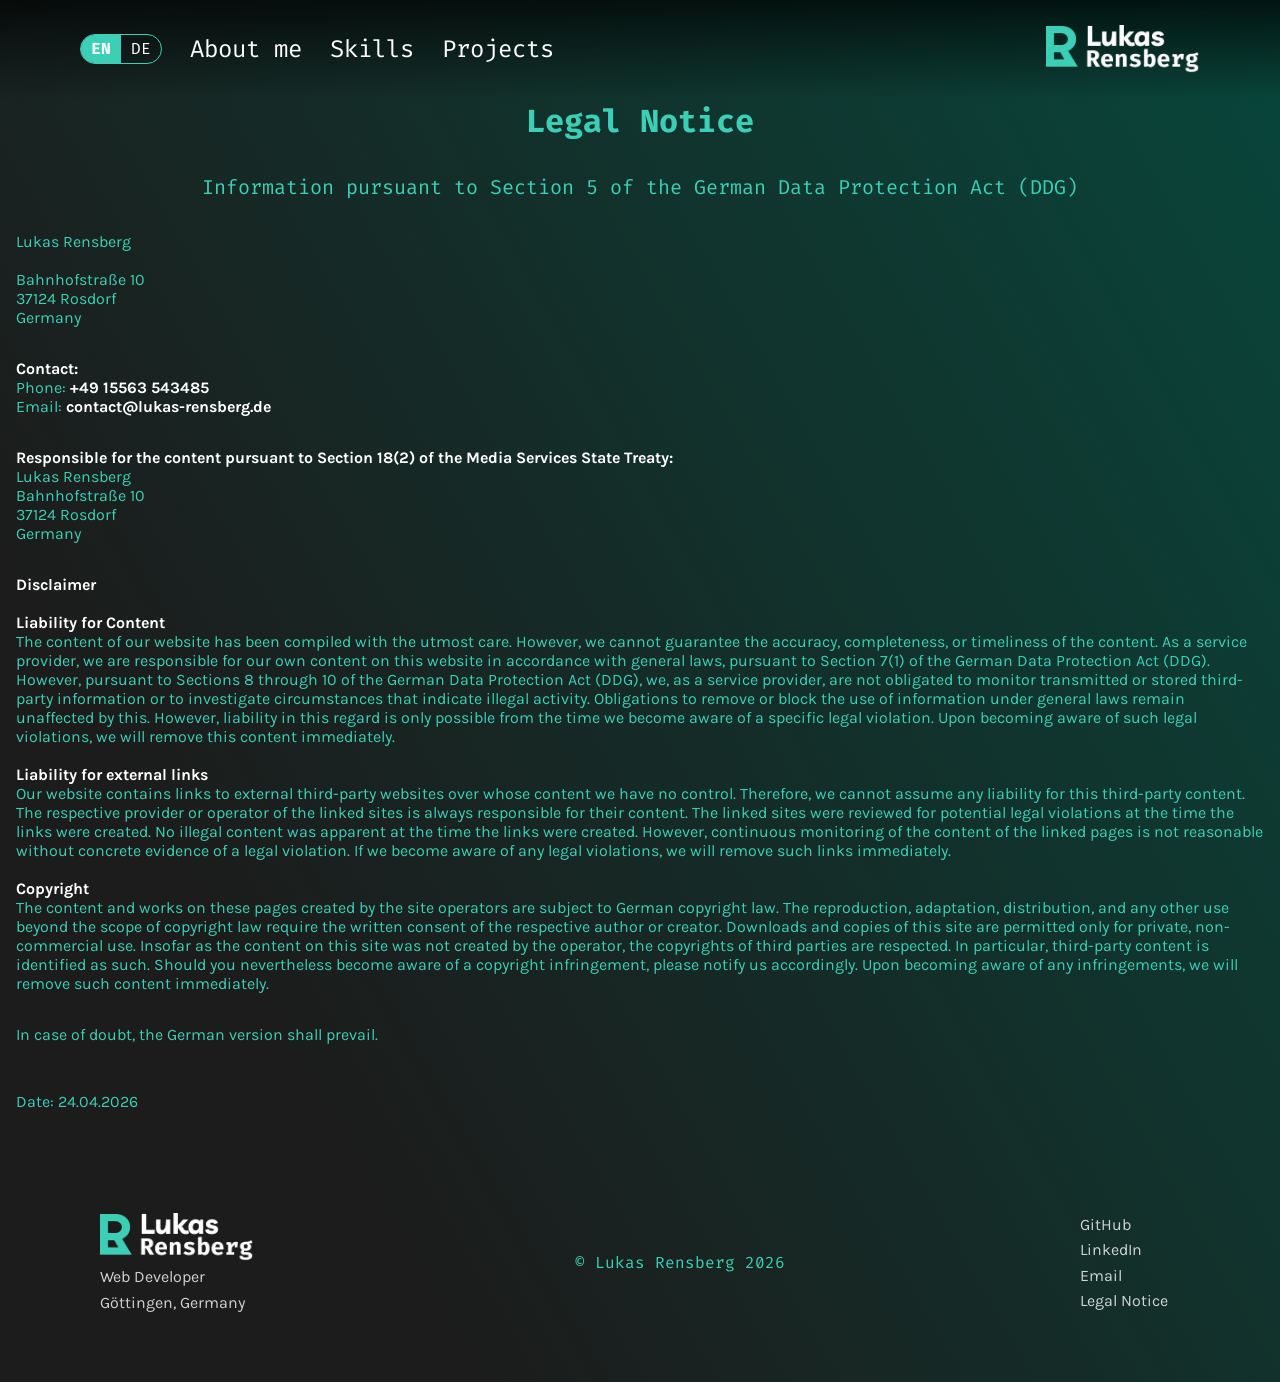
<file: impressum.html>
<!DOCTYPE html>
<html lang="en">
<head>
    <meta charset="UTF-8">
    <meta name="viewport"
          content="width=device-width, user-scalable=no, initial-scale=1.0, maximum-scale=1.0, minimum-scale=1.0">
    <meta http-equiv="X-UA-Compatible" content="ie=edge">
    <title>Lukas Rensberg · Impressum</title>
    <link href="./style.css" rel="stylesheet">
    <link href="./css/header-footer.css" rel="stylesheet">
    <link href="./css/hero.css" rel="stylesheet">
</head>
<body class="alt-page">
<header class="topbar">
    <div class="topbar__nav">
        <div aria-label="Sprachauswahl" class="topbar__lang" data-i18n-aria-label="ui.languageSwitch" role="group">
            <button aria-pressed="false" class="topbar__lang-btn" data-lang="en" type="button">EN</button>
            <button aria-pressed="true" class="topbar__lang-btn topbar__lang-btn--active" data-lang="de" type="button">
                DE
            </button>
        </div>
        <nav aria-label="Hauptnavigation" class="topbar__links" data-i18n-aria-label="ui.mainNavigation">
            <a class="topbar__link" data-i18n="nav.about" href="index.html#about">About me</a>
            <a class="topbar__link" data-i18n="nav.skills" href="index.html#skills">Skills</a>
            <a class="topbar__link" data-i18n="nav.projects" href="index.html#projects">Projects</a>
        </nav>
    </div>
    <!-- TODO: Remove live preview url and change to / -->
    <a aria-label="Zur Startseite" class="logo" data-i18n-aria-label="ui.homeLink" href="/lukas-rensberg.de/">
        <img class="logo__img logo__img--base" src="assets/img/lr-logo-white.png"
             alt="Logo mit einem weißen L und R ineinander sowie dem Text Lukas Rensberg">
        <img alt="Outline des Logos" aria-hidden="true" class="logo__img logo__img--overlay"
             src="assets/img/lr-logo-white-outline.png">
    </a>
</header>
<h1 class="section-intro__label" data-i18n="imprint.title">
    Impressum
</h1>

<p class="subtitle" data-i18n="imprint.subtitle">Angaben gemäß § 5 DDG</p>
<p>Lukas Rensberg<br>
    <br>
    Bahnhofstraße 10<br>
    37124 Rosdorf <br>
    <span data-i18n="imprint.country">Germany</span>
</p>
<p><strong data-i18n="imprint.contact.title">Kontakt:</strong> <br>
    <span data-i18n="imprint.contact.phone">Telefon:</span> <a href="tel:+4915563543485">+49 15563 543485</a><br>
    <span data-i18n="imprint.contact.mail">E-Mail:</span> <a href="mailto:contact@lukas-rensberg.de">contact@lukas-rensberg.de</a><br>
</p>
<p><strong data-i18n="imprint.msst.title">Verantwortlich für den Inhalt nach § 18 Abs. 2 MStV:</strong><br>
    Lukas Rensberg <br>
    Bahnhofstraße 10<br>
    37124 Rosdorf <br>
    <span data-i18n="imprint.country">Germany</span>
</p>

<p><strong data-i18n="imprint.disclaimer.title">Haftungsausschluss: </strong>
    <br><br>
    <strong data-i18n="imprint.disclaimer.content.title">Haftung für Inhalte</strong><br>
    <span data-i18n="imprint.disclaimer.content.text"></span><br><br>
    <strong data-i18n="imprint.disclaimer.links.title">Haftung für Links</strong><br>
    <span data-i18n="imprint.disclaimer.links.text"></span><br><br>
    <strong data-i18n="imprint.disclaimer.copyright.title">Urheberrecht</strong><br>
    <span data-i18n="imprint.disclaimer.copyright.text"></span></p>
<p data-i18n="imprint.multilingual.hint"></p>
<p data-i18n="imprint.date"></p>

<footer class="footer">
    <div class="footer__container">
        <div class="footer__brand">
            <a href="#" class="logo" data-i18n-aria-label="ui.homeLink">
                <img class="logo__img logo__img--base" loading="lazy"
                     src="assets/img/lr-logo-white.png"
                     alt="Logo Lukas Rensberg">
                <img class="logo__img logo__img--overlay" loading="lazy"
                     src="assets/img/lr-logo-white-outline.png"
                     alt="" aria-hidden="true">
            </a>
            <span class="footer__tagline" data-i18n="footer.tagline"></span>
            <span class="footer__location" data-i18n="footer.location"></span>
        </div>

        <div class="footer__copyright">
            <span>&copy; Lukas Rensberg <span id="footer-year"></span></span>
        </div>

        <nav class="footer__links" aria-label="Links">
            <a href="https://github.com/lukas-rensberg" target="_blank" rel="noopener noreferrer">GitHub</a>
            <a href="https://linkedin.com/in/lukas-rensberg" target="_blank" rel="noopener noreferrer">LinkedIn</a>
            <a href="mailto:contact@lukas-rensberg.de" data-i18n="footer.email"></a>
            <a data-i18n="footer.legal" href="impressum.html"></a>
        </nav>
    </div>
</footer>

<script type="module" src="./script.js"></script>

</body>
</html>
</file>
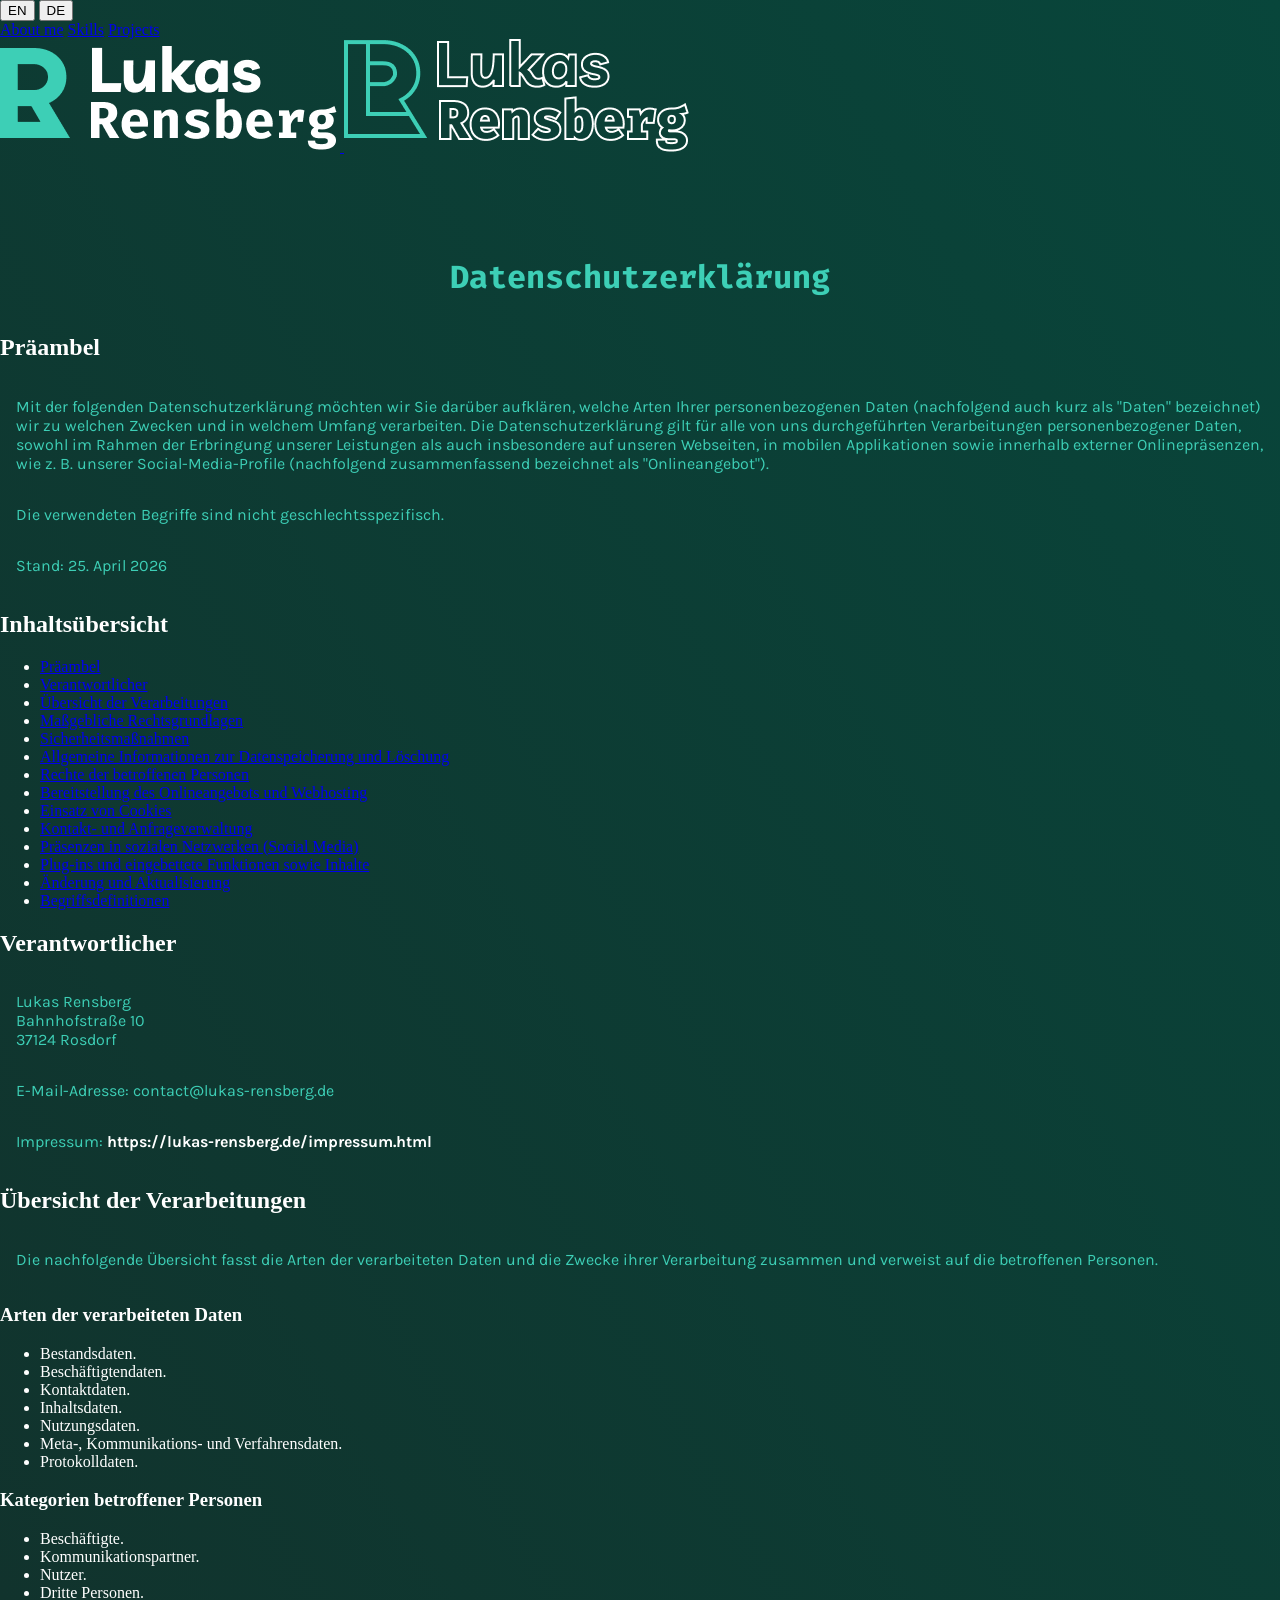
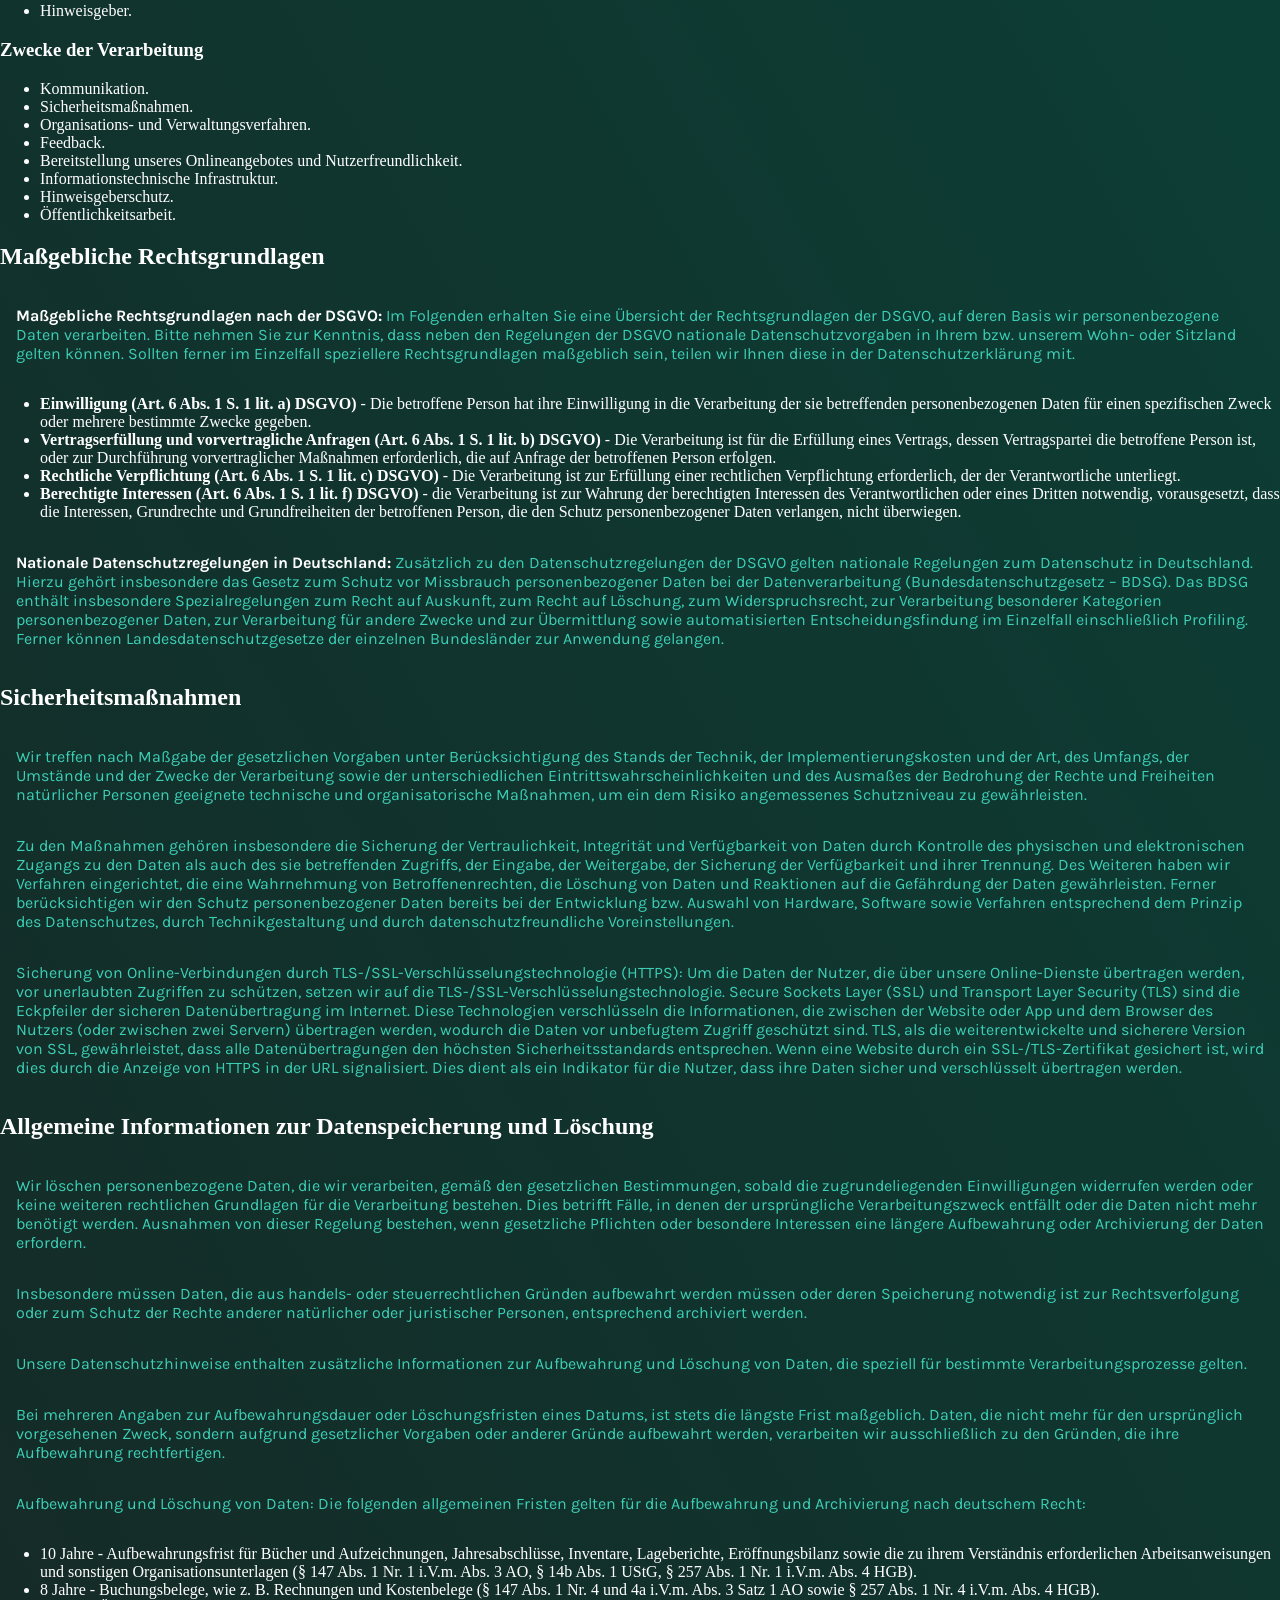
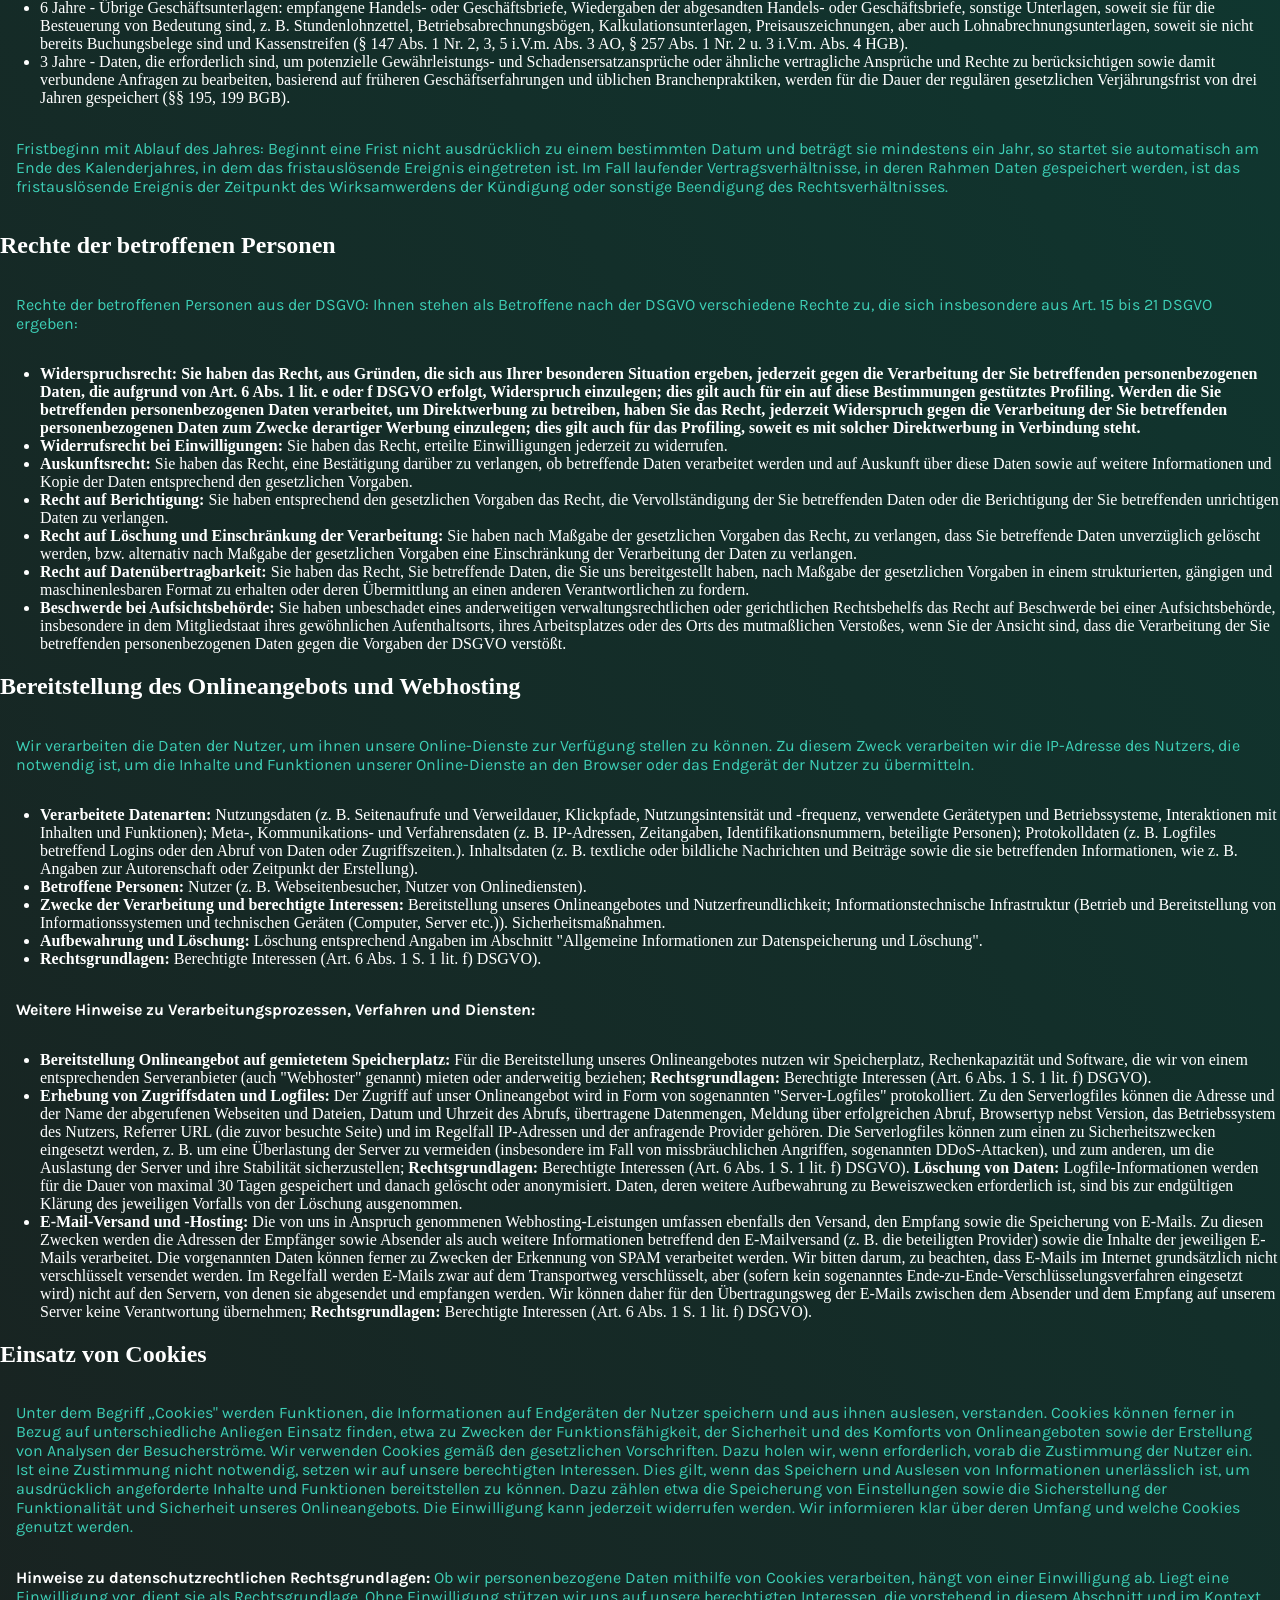
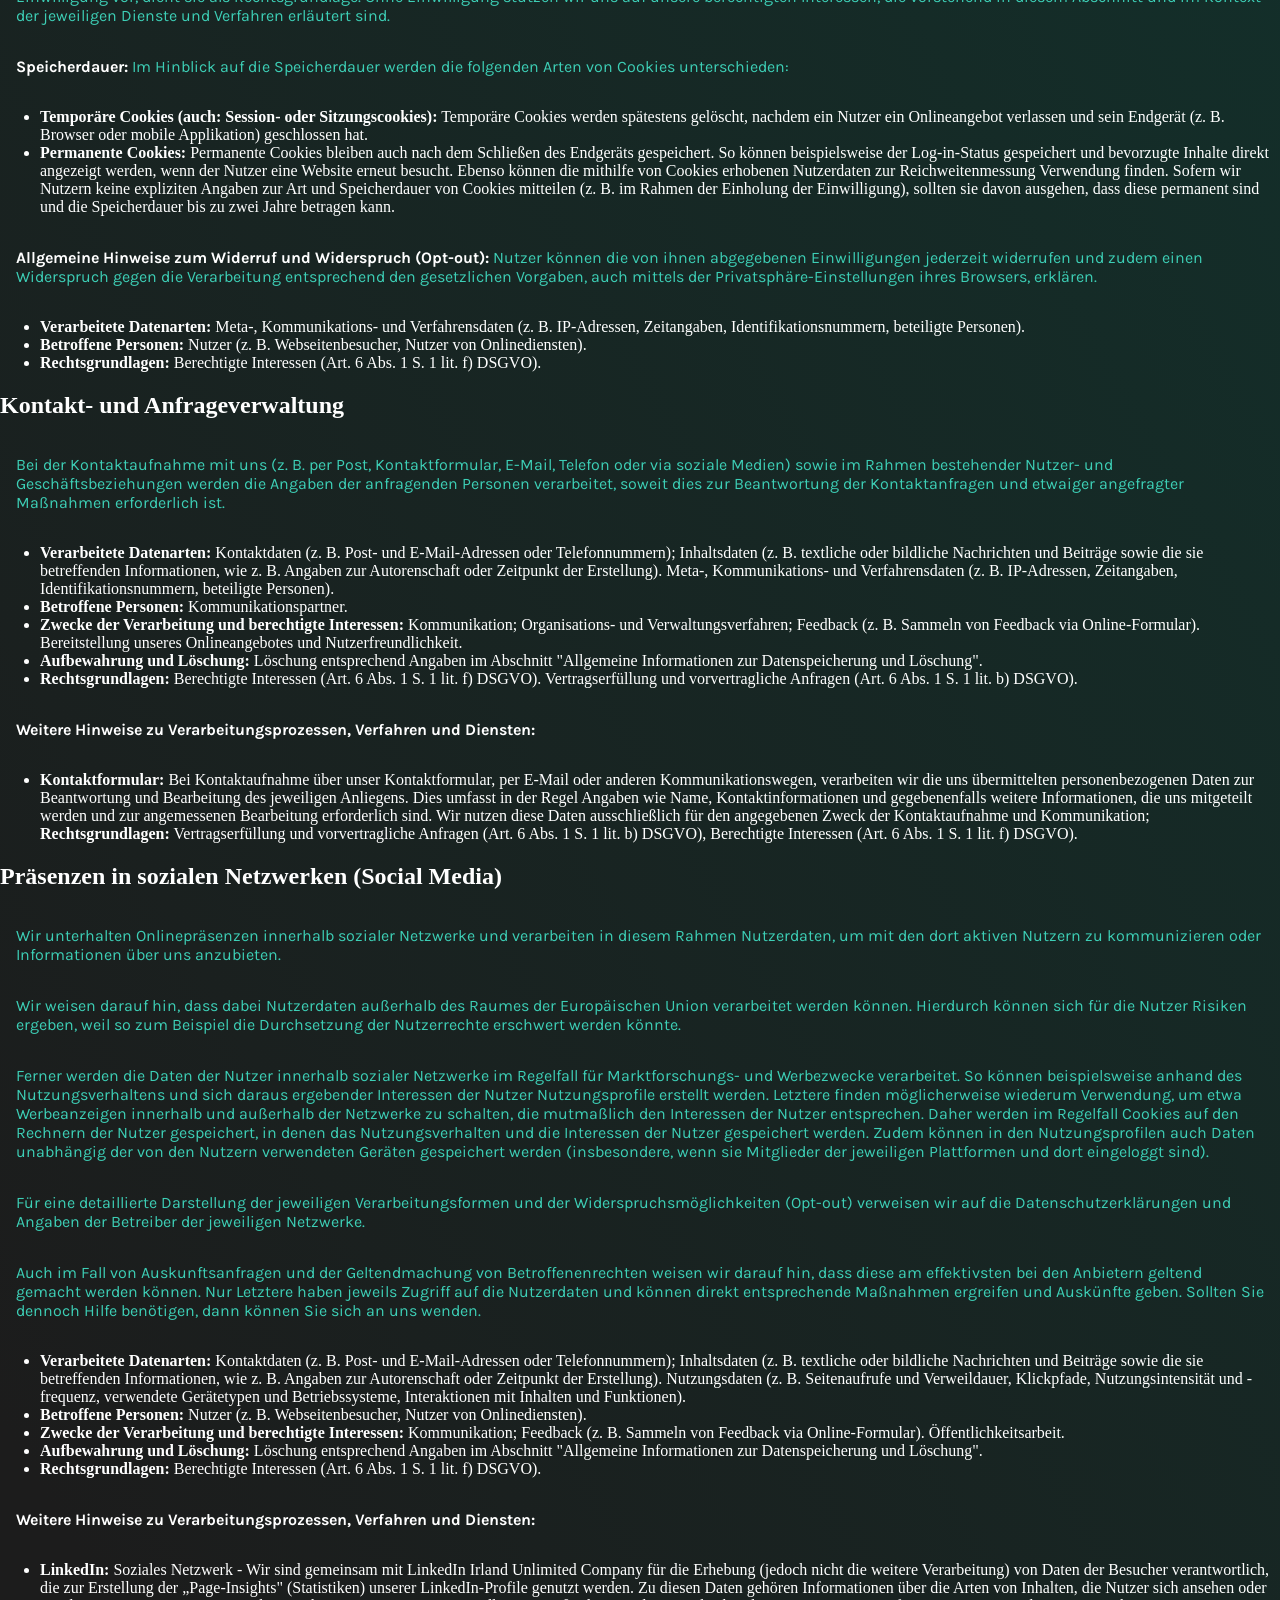
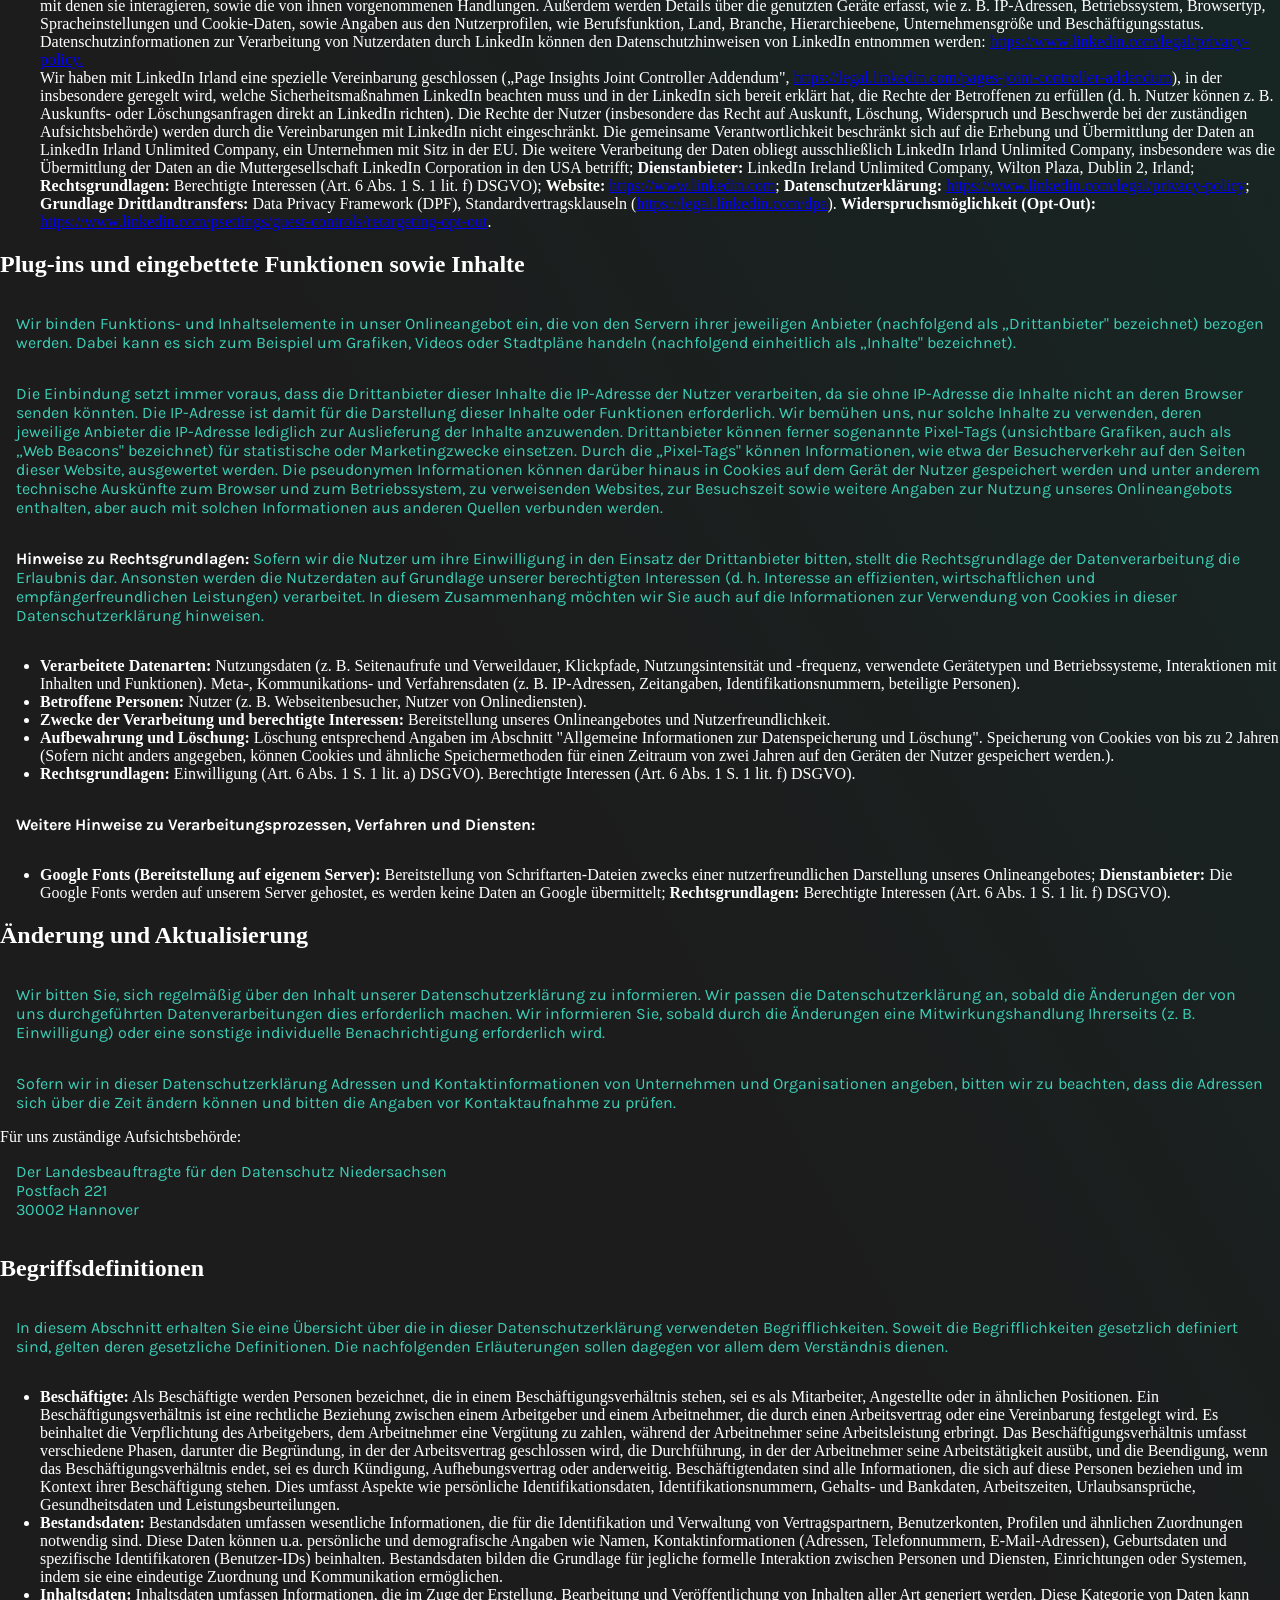
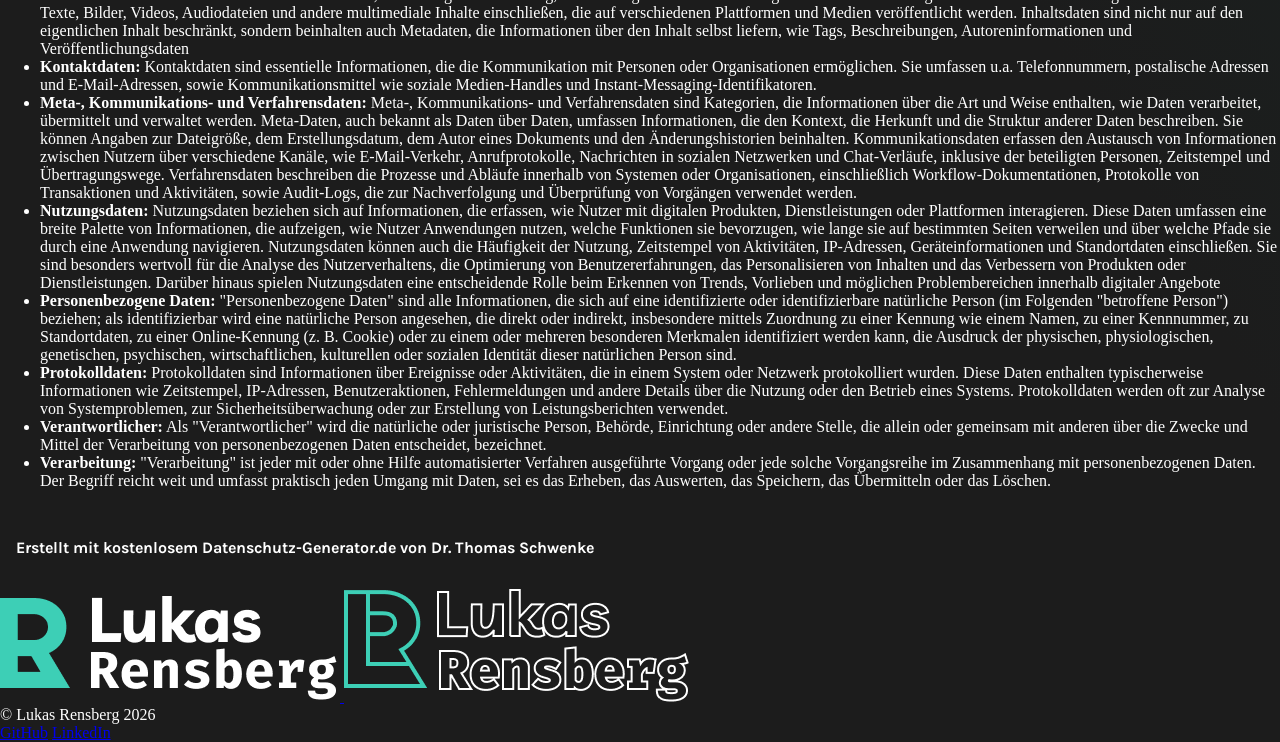
<file: privacy-policy.html>
<!DOCTYPE html>
<html lang="en">
<head>
    <meta charset="UTF-8">
    <meta name="viewport"
          content="width=device-width, user-scalable=no, initial-scale=1.0, maximum-scale=1.0, minimum-scale=1.0">
    <meta http-equiv="X-UA-Compatible" content="ie=edge">
    <title>Lukas Rensberg · Impressum</title>
    <link rel="stylesheet" href="./style.css">
</head>
<body class="alt-page">
<header class="topbar">
    <div class="nav_left">
        <div class="lang_switch" role="group" aria-label="Sprachauswahl" data-i18n-aria-label="ui.languageSwitch">
            <button type="button" class="lang_link" data-lang="en" aria-pressed="false">EN</button>
            <button type="button" class="lang_link active" data-lang="de" aria-pressed="true">DE</button>
        </div>
        <nav class="nav_links" aria-label="Hauptnavigation" data-i18n-aria-label="ui.mainNavigation">
            <a href="/index.html#about" class="navbar_link" data-i18n="nav.about">About me</a>
            <a href="/index.html#skills" class="navbar_link" data-i18n="nav.skills">Skills</a>
            <a href="/index.html#projects" class="navbar_link" data-i18n="nav.projects">Projects</a>
        </nav>
    </div>
    <a href="#" class="logo" aria-label="Zur Startseite" data-i18n-aria-label="ui.homeLink">
        <img class="logo__img logo__img--base" src="assets/img/lr-logo-white.png"
             alt="Logo mit einem weißen L und R ineinander sowie dem Text Lukas Rensberg">
        <img class="logo__img logo__img--overlay" src="assets/img/lr-logo-white-outline.png" alt="" aria-hidden="true">
    </a>
</header>
<h1 class="section-intro__label" data-i18n="privacy.title">
    Datenschutzerklärung
</h1>

<h2 id="m716">Präambel</h2>
<p>Mit der folgenden Datenschutzerklärung möchten wir Sie darüber aufklären, welche Arten Ihrer personenbezogenen Daten (nachfolgend auch kurz als "Daten" bezeichnet) wir zu welchen Zwecken und in welchem Umfang verarbeiten. Die Datenschutzerklärung gilt für alle von uns durchgeführten Verarbeitungen personenbezogener Daten, sowohl im Rahmen der Erbringung unserer Leistungen als auch insbesondere auf unseren Webseiten, in mobilen Applikationen sowie innerhalb externer Onlinepräsenzen, wie z. B. unserer Social-Media-Profile (nachfolgend zusammenfassend bezeichnet als "Onlineangebot").</p>
<p>Die verwendeten Begriffe sind nicht geschlechtsspezifisch.</p>

<p>Stand: 25. April 2026</p><h2>Inhaltsübersicht</h2> <ul class="index"><li><a class="index-link" href="#m716">Präambel</a></li><li><a class="index-link" href="#m3">Verantwortlicher</a></li><li><a class="index-link" href="#mOverview">Übersicht der Verarbeitungen</a></li><li><a class="index-link" href="#m2427">Maßgebliche Rechtsgrundlagen</a></li><li><a class="index-link" href="#m27">Sicherheitsmaßnahmen</a></li><li><a class="index-link" href="#m12">Allgemeine Informationen zur Datenspeicherung und Löschung</a></li><li><a class="index-link" href="#m10">Rechte der betroffenen Personen</a></li><li><a class="index-link" href="#m225">Bereitstellung des Onlineangebots und Webhosting</a></li><li><a class="index-link" href="#m134">Einsatz von Cookies</a></li><li><a class="index-link" href="#m182">Kontakt- und Anfrageverwaltung</a></li><li><a class="index-link" href="#m136">Präsenzen in sozialen Netzwerken (Social Media)</a></li><li><a class="index-link" href="#m328">Plug-ins und eingebettete Funktionen sowie Inhalte</a></li><li><a class="index-link" href="#m15">Änderung und Aktualisierung</a></li><li><a class="index-link" href="#m42">Begriffsdefinitionen</a></li></ul><h2 id="m3">Verantwortlicher</h2><p>Lukas Rensberg<br>Bahnhofstraße 10<br>37124 Rosdorf</p>
<p>E-Mail-Adresse: contact@lukas-rensberg.de</p>
<p>Impressum: <a href="https://lukas-rensberg.de/impressum.html" target="_blank">https://lukas-rensberg.de/impressum.html</a></p>

<h2 id="mOverview">Übersicht der Verarbeitungen</h2><p>Die nachfolgende Übersicht fasst die Arten der verarbeiteten Daten und die Zwecke ihrer Verarbeitung zusammen und verweist auf die betroffenen Personen.</p><h3>Arten der verarbeiteten Daten</h3>
<ul><li>Bestandsdaten.</li><li>Beschäftigtendaten.</li><li>Kontaktdaten.</li><li>Inhaltsdaten.</li><li>Nutzungsdaten.</li><li>Meta-, Kommunikations- und Verfahrensdaten.</li><li>Protokolldaten.</li></ul><h3>Kategorien betroffener Personen</h3><ul><li>Beschäftigte.</li><li>Kommunikationspartner.</li><li>Nutzer.</li><li>Dritte Personen.</li><li>Hinweisgeber.</li></ul><h3>Zwecke der Verarbeitung</h3><ul><li>Kommunikation.</li><li>Sicherheitsmaßnahmen.</li><li>Organisations- und Verwaltungsverfahren.</li><li>Feedback.</li><li>Bereitstellung unseres Onlineangebotes und Nutzerfreundlichkeit.</li><li>Informationstechnische Infrastruktur.</li><li>Hinweisgeberschutz.</li><li>Öffentlichkeitsarbeit.</li></ul><h2 id="m2427">Maßgebliche Rechtsgrundlagen</h2><p><strong>Maßgebliche Rechtsgrundlagen nach der DSGVO: </strong>Im Folgenden erhalten Sie eine Übersicht der Rechtsgrundlagen der DSGVO, auf deren Basis wir personenbezogene Daten verarbeiten. Bitte nehmen Sie zur Kenntnis, dass neben den Regelungen der DSGVO nationale Datenschutzvorgaben in Ihrem bzw. unserem Wohn- oder Sitzland gelten können. Sollten ferner im Einzelfall speziellere Rechtsgrundlagen maßgeblich sein, teilen wir Ihnen diese in der Datenschutzerklärung mit.</p>
<ul><li><strong>Einwilligung (Art. 6 Abs. 1 S. 1 lit. a) DSGVO)</strong> - Die betroffene Person hat ihre Einwilligung in die Verarbeitung der sie betreffenden personenbezogenen Daten für einen spezifischen Zweck oder mehrere bestimmte Zwecke gegeben.</li><li><strong>Vertragserfüllung und vorvertragliche Anfragen (Art. 6 Abs. 1 S. 1 lit. b) DSGVO)</strong> - Die Verarbeitung ist für die Erfüllung eines Vertrags, dessen Vertragspartei die betroffene Person ist, oder zur Durchführung vorvertraglicher Maßnahmen erforderlich, die auf Anfrage der betroffenen Person erfolgen.</li><li><strong>Rechtliche Verpflichtung (Art. 6 Abs. 1 S. 1 lit. c) DSGVO)</strong> - Die Verarbeitung ist zur Erfüllung einer rechtlichen Verpflichtung erforderlich, der der Verantwortliche unterliegt.</li><li><strong>Berechtigte Interessen (Art. 6 Abs. 1 S. 1 lit. f) DSGVO)</strong> - die Verarbeitung ist zur Wahrung der berechtigten Interessen des Verantwortlichen oder eines Dritten notwendig, vorausgesetzt, dass die Interessen, Grundrechte und Grundfreiheiten der betroffenen Person, die den Schutz personenbezogener Daten verlangen, nicht überwiegen.</li></ul><p><strong>Nationale Datenschutzregelungen in Deutschland: </strong>Zusätzlich zu den Datenschutzregelungen der DSGVO gelten nationale Regelungen zum Datenschutz in Deutschland. Hierzu gehört insbesondere das Gesetz zum Schutz vor Missbrauch personenbezogener Daten bei der Datenverarbeitung (Bundesdatenschutzgesetz – BDSG). Das BDSG enthält insbesondere Spezialregelungen zum Recht auf Auskunft, zum Recht auf Löschung, zum Widerspruchsrecht, zur Verarbeitung besonderer Kategorien personenbezogener Daten, zur Verarbeitung für andere Zwecke und zur Übermittlung sowie automatisierten Entscheidungsfindung im Einzelfall einschließlich Profiling. Ferner können Landesdatenschutzgesetze der einzelnen Bundesländer zur Anwendung gelangen.</p>

<h2 id="m27">Sicherheitsmaßnahmen</h2><p>Wir treffen nach Maßgabe der gesetzlichen Vorgaben unter Berücksichtigung des Stands der Technik, der Implementierungskosten und der Art, des Umfangs, der Umstände und der Zwecke der Verarbeitung sowie der unterschiedlichen Eintrittswahrscheinlichkeiten und des Ausmaßes der Bedrohung der Rechte und Freiheiten natürlicher Personen geeignete technische und organisatorische Maßnahmen, um ein dem Risiko angemessenes Schutzniveau zu gewährleisten.</p>
<p>Zu den Maßnahmen gehören insbesondere die Sicherung der Vertraulichkeit, Integrität und Verfügbarkeit von Daten durch Kontrolle des physischen und elektronischen Zugangs zu den Daten als auch des sie betreffenden Zugriffs, der Eingabe, der Weitergabe, der Sicherung der Verfügbarkeit und ihrer Trennung. Des Weiteren haben wir Verfahren eingerichtet, die eine Wahrnehmung von Betroffenenrechten, die Löschung von Daten und Reaktionen auf die Gefährdung der Daten gewährleisten. Ferner berücksichtigen wir den Schutz personenbezogener Daten bereits bei der Entwicklung bzw. Auswahl von Hardware, Software sowie Verfahren entsprechend dem Prinzip des Datenschutzes, durch Technikgestaltung und durch datenschutzfreundliche Voreinstellungen.</p>
<p>Sicherung von Online-Verbindungen durch TLS-/SSL-Verschlüsselungstechnologie (HTTPS): Um die Daten der Nutzer, die über unsere Online-Dienste übertragen werden, vor unerlaubten Zugriffen zu schützen, setzen wir auf die TLS-/SSL-Verschlüsselungstechnologie. Secure Sockets Layer (SSL) und Transport Layer Security (TLS) sind die Eckpfeiler der sicheren Datenübertragung im Internet. Diese Technologien verschlüsseln die Informationen, die zwischen der Website oder App und dem Browser des Nutzers (oder zwischen zwei Servern) übertragen werden, wodurch die Daten vor unbefugtem Zugriff geschützt sind. TLS, als die weiterentwickelte und sicherere Version von SSL, gewährleistet, dass alle Datenübertragungen den höchsten Sicherheitsstandards entsprechen. Wenn eine Website durch ein SSL-/TLS-Zertifikat gesichert ist, wird dies durch die Anzeige von HTTPS in der URL signalisiert. Dies dient als ein Indikator für die Nutzer, dass ihre Daten sicher und verschlüsselt übertragen werden.</p>

<h2 id="m12">Allgemeine Informationen zur Datenspeicherung und Löschung</h2><p>Wir löschen personenbezogene Daten, die wir verarbeiten, gemäß den gesetzlichen Bestimmungen, sobald die zugrundeliegenden Einwilligungen widerrufen werden oder keine weiteren rechtlichen Grundlagen für die Verarbeitung bestehen. Dies betrifft Fälle, in denen der ursprüngliche Verarbeitungszweck entfällt oder die Daten nicht mehr benötigt werden. Ausnahmen von dieser Regelung bestehen, wenn gesetzliche Pflichten oder besondere Interessen eine längere Aufbewahrung oder Archivierung der Daten erfordern.</p>
<p>Insbesondere müssen Daten, die aus handels- oder steuerrechtlichen Gründen aufbewahrt werden müssen oder deren Speicherung notwendig ist zur Rechtsverfolgung oder zum Schutz der Rechte anderer natürlicher oder juristischer Personen, entsprechend archiviert werden.</p>
<p>Unsere Datenschutzhinweise enthalten zusätzliche Informationen zur Aufbewahrung und Löschung von Daten, die speziell für bestimmte Verarbeitungsprozesse gelten.</p>
<p>Bei mehreren Angaben zur Aufbewahrungsdauer oder Löschungsfristen eines Datums, ist stets die längste Frist maßgeblich. Daten, die nicht mehr für den ursprünglich vorgesehenen Zweck, sondern aufgrund gesetzlicher Vorgaben oder anderer Gründe aufbewahrt werden, verarbeiten wir ausschließlich zu den Gründen, die ihre Aufbewahrung rechtfertigen.</p>
<p>Aufbewahrung und Löschung von Daten: Die folgenden allgemeinen Fristen gelten für die Aufbewahrung und Archivierung nach deutschem Recht:</p><ul> <li>10 Jahre - Aufbewahrungsfrist für Bücher und Aufzeichnungen, Jahresabschlüsse, Inventare, Lageberichte, Eröffnungsbilanz sowie die zu ihrem Verständnis erforderlichen Arbeitsanweisungen und sonstigen Organisationsunterlagen (§ 147 Abs. 1 Nr. 1 i.V.m. Abs. 3 AO, § 14b Abs. 1 UStG, § 257 Abs. 1 Nr. 1 i.V.m. Abs. 4 HGB).</li><li>8 Jahre - Buchungsbelege, wie z. B. Rechnungen und Kostenbelege (§ 147 Abs. 1 Nr. 4 und 4a i.V.m. Abs. 3 Satz 1 AO sowie § 257 Abs. 1 Nr. 4 i.V.m. Abs. 4 HGB).</li><li>6 Jahre - Übrige Geschäftsunterlagen: empfangene Handels- oder Geschäftsbriefe, Wiedergaben der abgesandten Handels- oder Geschäftsbriefe, sonstige Unterlagen, soweit sie für die Besteuerung von Bedeutung sind, z. B. Stundenlohnzettel, Betriebsabrechnungsbögen, Kalkulationsunterlagen, Preisauszeichnungen, aber auch Lohnabrechnungsunterlagen, soweit sie nicht bereits Buchungsbelege sind und Kassenstreifen (§ 147 Abs. 1 Nr. 2, 3, 5 i.V.m. Abs. 3 AO, § 257 Abs. 1 Nr. 2 u. 3 i.V.m. Abs. 4 HGB).</li><li>3 Jahre - Daten, die erforderlich sind, um potenzielle Gewährleistungs- und Schadensersatzansprüche oder ähnliche vertragliche Ansprüche und Rechte zu berücksichtigen sowie damit verbundene Anfragen zu bearbeiten, basierend auf früheren Geschäftserfahrungen und üblichen Branchenpraktiken, werden für die Dauer der regulären gesetzlichen Verjährungsfrist von drei Jahren gespeichert (§§ 195, 199 BGB).</li> </ul>
<p>Fristbeginn mit Ablauf des Jahres: Beginnt eine Frist nicht ausdrücklich zu einem bestimmten Datum und beträgt sie mindestens ein Jahr, so startet sie automatisch am Ende des Kalenderjahres, in dem das fristauslösende Ereignis eingetreten ist. Im Fall laufender Vertragsverhältnisse, in deren Rahmen Daten gespeichert werden, ist das fristauslösende Ereignis der Zeitpunkt des Wirksamwerdens der Kündigung oder sonstige Beendigung des Rechtsverhältnisses.</p>

<h2 id="m10">Rechte der betroffenen Personen</h2><p>Rechte der betroffenen Personen aus der DSGVO: Ihnen stehen als Betroffene nach der DSGVO verschiedene Rechte zu, die sich insbesondere aus Art. 15 bis 21 DSGVO ergeben:</p><ul><li><strong>Widerspruchsrecht: Sie haben das Recht, aus Gründen, die sich aus Ihrer besonderen Situation ergeben, jederzeit gegen die Verarbeitung der Sie betreffenden personenbezogenen Daten, die aufgrund von Art. 6 Abs. 1 lit. e oder f DSGVO erfolgt, Widerspruch einzulegen; dies gilt auch für ein auf diese Bestimmungen gestütztes Profiling. Werden die Sie betreffenden personenbezogenen Daten verarbeitet, um Direktwerbung zu betreiben, haben Sie das Recht, jederzeit Widerspruch gegen die Verarbeitung der Sie betreffenden personenbezogenen Daten zum Zwecke derartiger Werbung einzulegen; dies gilt auch für das Profiling, soweit es mit solcher Direktwerbung in Verbindung steht.</strong></li><li><strong>Widerrufsrecht bei Einwilligungen:</strong> Sie haben das Recht, erteilte Einwilligungen jederzeit zu widerrufen.</li><li><strong>Auskunftsrecht:</strong> Sie haben das Recht, eine Bestätigung darüber zu verlangen, ob betreffende Daten verarbeitet werden und auf Auskunft über diese Daten sowie auf weitere Informationen und Kopie der Daten entsprechend den gesetzlichen Vorgaben.</li><li><strong>Recht auf Berichtigung:</strong> Sie haben entsprechend den gesetzlichen Vorgaben das Recht, die Vervollständigung der Sie betreffenden Daten oder die Berichtigung der Sie betreffenden unrichtigen Daten zu verlangen.</li><li><strong>Recht auf Löschung und Einschränkung der Verarbeitung:</strong> Sie haben nach Maßgabe der gesetzlichen Vorgaben das Recht, zu verlangen, dass Sie betreffende Daten unverzüglich gelöscht werden, bzw. alternativ nach Maßgabe der gesetzlichen Vorgaben eine Einschränkung der Verarbeitung der Daten zu verlangen.</li><li><strong>Recht auf Datenübertragbarkeit:</strong> Sie haben das Recht, Sie betreffende Daten, die Sie uns bereitgestellt haben, nach Maßgabe der gesetzlichen Vorgaben in einem strukturierten, gängigen und maschinenlesbaren Format zu erhalten oder deren Übermittlung an einen anderen Verantwortlichen zu fordern.</li><li><strong>Beschwerde bei Aufsichtsbehörde:</strong> Sie haben unbeschadet eines anderweitigen verwaltungsrechtlichen oder gerichtlichen Rechtsbehelfs das Recht auf Beschwerde bei einer Aufsichtsbehörde, insbesondere in dem Mitgliedstaat ihres gewöhnlichen Aufenthaltsorts, ihres Arbeitsplatzes oder des Orts des mutmaßlichen Verstoßes, wenn Sie der Ansicht sind, dass die Verarbeitung der Sie betreffenden personenbezogenen Daten gegen die Vorgaben der DSGVO verstößt.</li></ul>

<h2 id="m225">Bereitstellung des Onlineangebots und Webhosting</h2><p>Wir verarbeiten die Daten der Nutzer, um ihnen unsere Online-Dienste zur Verfügung stellen zu können. Zu diesem Zweck verarbeiten wir die IP-Adresse des Nutzers, die notwendig ist, um die Inhalte und Funktionen unserer Online-Dienste an den Browser oder das Endgerät der Nutzer zu übermitteln.</p>
<ul class="m-elements"><li><strong>Verarbeitete Datenarten:</strong> Nutzungsdaten (z. B. Seitenaufrufe und Verweildauer, Klickpfade, Nutzungsintensität und -frequenz, verwendete Gerätetypen und Betriebssysteme, Interaktionen mit Inhalten und Funktionen); Meta-, Kommunikations- und Verfahrensdaten (z. B. IP-Adressen, Zeitangaben, Identifikationsnummern, beteiligte Personen); Protokolldaten (z. B. Logfiles betreffend Logins oder den Abruf von Daten oder Zugriffszeiten.). Inhaltsdaten (z. B. textliche oder bildliche Nachrichten und Beiträge sowie die sie betreffenden Informationen, wie z. B. Angaben zur Autorenschaft oder Zeitpunkt der Erstellung).</li><li><strong>Betroffene Personen:</strong> Nutzer (z. B. Webseitenbesucher, Nutzer von Onlinediensten).</li><li><strong>Zwecke der Verarbeitung und berechtigte Interessen:</strong> Bereitstellung unseres Onlineangebotes und Nutzerfreundlichkeit; Informationstechnische Infrastruktur (Betrieb und Bereitstellung von Informationssystemen und technischen Geräten (Computer, Server etc.)). Sicherheitsmaßnahmen.</li><li><strong>Aufbewahrung und Löschung:</strong> Löschung entsprechend Angaben im Abschnitt "Allgemeine Informationen zur Datenspeicherung und Löschung".</li><li class=""><strong>Rechtsgrundlagen:</strong> Berechtigte Interessen (Art. 6 Abs. 1 S. 1 lit. f) DSGVO).</li></ul><p><strong>Weitere Hinweise zu Verarbeitungsprozessen, Verfahren und Diensten:</strong></p><ul class="m-elements"><li><strong>Bereitstellung Onlineangebot auf gemietetem Speicherplatz: </strong>Für die Bereitstellung unseres Onlineangebotes nutzen wir Speicherplatz, Rechenkapazität und Software, die wir von einem entsprechenden Serveranbieter (auch "Webhoster" genannt) mieten oder anderweitig beziehen; <span class=""><strong>Rechtsgrundlagen:</strong> Berechtigte Interessen (Art. 6 Abs. 1 S. 1 lit. f) DSGVO).</span></li><li><strong>Erhebung von Zugriffsdaten und Logfiles: </strong>Der Zugriff auf unser Onlineangebot wird in Form von sogenannten "Server-Logfiles" protokolliert. Zu den Serverlogfiles können die Adresse und der Name der abgerufenen Webseiten und Dateien, Datum und Uhrzeit des Abrufs, übertragene Datenmengen, Meldung über erfolgreichen Abruf, Browsertyp nebst Version, das Betriebssystem des Nutzers, Referrer URL (die zuvor besuchte Seite) und im Regelfall IP-Adressen und der anfragende Provider gehören. Die Serverlogfiles können zum einen zu Sicherheitszwecken eingesetzt werden, z. B. um eine Überlastung der Server zu vermeiden (insbesondere im Fall von missbräuchlichen Angriffen, sogenannten DDoS-Attacken), und zum anderen, um die Auslastung der Server und ihre Stabilität sicherzustellen; <span class=""><strong>Rechtsgrundlagen:</strong> Berechtigte Interessen (Art. 6 Abs. 1 S. 1 lit. f) DSGVO). </span><strong>Löschung von Daten:</strong> Logfile-Informationen werden für die Dauer von maximal 30 Tagen gespeichert und danach gelöscht oder anonymisiert. Daten, deren weitere Aufbewahrung zu Beweiszwecken erforderlich ist, sind bis zur endgültigen Klärung des jeweiligen Vorfalls von der Löschung ausgenommen.</li><li><strong>E-Mail-Versand und -Hosting: </strong>Die von uns in Anspruch genommenen Webhosting-Leistungen umfassen ebenfalls den Versand, den Empfang sowie die Speicherung von E-Mails. Zu diesen Zwecken werden die Adressen der Empfänger sowie Absender als auch weitere Informationen betreffend den E-Mailversand (z. B. die beteiligten Provider) sowie die Inhalte der jeweiligen E-Mails verarbeitet. Die vorgenannten Daten können ferner zu Zwecken der Erkennung von SPAM verarbeitet werden. Wir bitten darum, zu beachten, dass E-Mails im Internet grundsätzlich nicht verschlüsselt versendet werden. Im Regelfall werden E-Mails zwar auf dem Transportweg verschlüsselt, aber (sofern kein sogenanntes Ende-zu-Ende-Verschlüsselungsverfahren eingesetzt wird) nicht auf den Servern, von denen sie abgesendet und empfangen werden. Wir können daher für den Übertragungsweg der E-Mails zwischen dem Absender und dem Empfang auf unserem Server keine Verantwortung übernehmen; <span class=""><strong>Rechtsgrundlagen:</strong> Berechtigte Interessen (Art. 6 Abs. 1 S. 1 lit. f) DSGVO).</span></li></ul>
<h2 id="m134">Einsatz von Cookies</h2><p>Unter dem Begriff „Cookies" werden Funktionen, die Informationen auf Endgeräten der Nutzer speichern und aus ihnen auslesen, verstanden. Cookies können ferner in Bezug auf unterschiedliche Anliegen Einsatz finden, etwa zu Zwecken der Funktionsfähigkeit, der Sicherheit und des Komforts von Onlineangeboten sowie der Erstellung von Analysen der Besucherströme. Wir verwenden Cookies gemäß den gesetzlichen Vorschriften. Dazu holen wir, wenn erforderlich, vorab die Zustimmung der Nutzer ein. Ist eine Zustimmung nicht notwendig, setzen wir auf unsere berechtigten Interessen. Dies gilt, wenn das Speichern und Auslesen von Informationen unerlässlich ist, um ausdrücklich angeforderte Inhalte und Funktionen bereitstellen zu können. Dazu zählen etwa die Speicherung von Einstellungen sowie die Sicherstellung der Funktionalität und Sicherheit unseres Onlineangebots. Die Einwilligung kann jederzeit widerrufen werden. Wir informieren klar über deren Umfang und welche Cookies genutzt werden.</p>
<p><strong>Hinweise zu datenschutzrechtlichen Rechtsgrundlagen: </strong>Ob wir personenbezogene Daten mithilfe von Cookies verarbeiten, hängt von einer Einwilligung ab. Liegt eine Einwilligung vor, dient sie als Rechtsgrundlage. Ohne Einwilligung stützen wir uns auf unsere berechtigten Interessen, die vorstehend in diesem Abschnitt und im Kontext der jeweiligen Dienste und Verfahren erläutert sind.</p>
<p><strong>Speicherdauer: </strong>Im Hinblick auf die Speicherdauer werden die folgenden Arten von Cookies unterschieden:</p><ul><li><strong>Temporäre Cookies (auch: Session- oder Sitzungscookies):</strong> Temporäre Cookies werden spätestens gelöscht, nachdem ein Nutzer ein Onlineangebot verlassen und sein Endgerät (z. B. Browser oder mobile Applikation) geschlossen hat.</li><li><strong>Permanente Cookies:</strong> Permanente Cookies bleiben auch nach dem Schließen des Endgeräts gespeichert. So können beispielsweise der Log-in-Status gespeichert und bevorzugte Inhalte direkt angezeigt werden, wenn der Nutzer eine Website erneut besucht. Ebenso können die mithilfe von Cookies erhobenen Nutzerdaten zur Reichweitenmessung Verwendung finden. Sofern wir Nutzern keine expliziten Angaben zur Art und Speicherdauer von Cookies mitteilen (z. B. im Rahmen der Einholung der Einwilligung), sollten sie davon ausgehen, dass diese permanent sind und die Speicherdauer bis zu zwei Jahre betragen kann.</li></ul><p><strong>Allgemeine Hinweise zum Widerruf und Widerspruch (Opt-out): </strong>Nutzer können die von ihnen abgegebenen Einwilligungen jederzeit widerrufen und zudem einen Widerspruch gegen die Verarbeitung entsprechend den gesetzlichen Vorgaben, auch mittels der Privatsphäre-Einstellungen ihres Browsers, erklären.</p>
<ul class="m-elements"><li><strong>Verarbeitete Datenarten:</strong> Meta-, Kommunikations- und Verfahrensdaten (z. B. IP-Adressen, Zeitangaben, Identifikationsnummern, beteiligte Personen).</li><li><strong>Betroffene Personen:</strong> Nutzer (z. B. Webseitenbesucher, Nutzer von Onlinediensten).</li><li class=""><strong>Rechtsgrundlagen:</strong> Berechtigte Interessen (Art. 6 Abs. 1 S. 1 lit. f) DSGVO).</li></ul>
<h2 id="m182">Kontakt- und Anfrageverwaltung</h2><p>Bei der Kontaktaufnahme mit uns (z. B. per Post, Kontaktformular, E-Mail, Telefon oder via soziale Medien) sowie im Rahmen bestehender Nutzer- und Geschäftsbeziehungen werden die Angaben der anfragenden Personen verarbeitet, soweit dies zur Beantwortung der Kontaktanfragen und etwaiger angefragter Maßnahmen erforderlich ist.</p>
<ul class="m-elements"><li><strong>Verarbeitete Datenarten:</strong> Kontaktdaten (z. B. Post- und E-Mail-Adressen oder Telefonnummern); Inhaltsdaten (z. B. textliche oder bildliche Nachrichten und Beiträge sowie die sie betreffenden Informationen, wie z. B. Angaben zur Autorenschaft oder Zeitpunkt der Erstellung). Meta-, Kommunikations- und Verfahrensdaten (z. B. IP-Adressen, Zeitangaben, Identifikationsnummern, beteiligte Personen).</li><li><strong>Betroffene Personen:</strong> Kommunikationspartner.</li><li><strong>Zwecke der Verarbeitung und berechtigte Interessen:</strong> Kommunikation; Organisations- und Verwaltungsverfahren; Feedback (z. B. Sammeln von Feedback via Online-Formular). Bereitstellung unseres Onlineangebotes und Nutzerfreundlichkeit.</li><li><strong>Aufbewahrung und Löschung:</strong> Löschung entsprechend Angaben im Abschnitt "Allgemeine Informationen zur Datenspeicherung und Löschung".</li><li class=""><strong>Rechtsgrundlagen:</strong> Berechtigte Interessen (Art. 6 Abs. 1 S. 1 lit. f) DSGVO). Vertragserfüllung und vorvertragliche Anfragen (Art. 6 Abs. 1 S. 1 lit. b) DSGVO).</li></ul><p><strong>Weitere Hinweise zu Verarbeitungsprozessen, Verfahren und Diensten:</strong></p><ul class="m-elements"><li><strong>Kontaktformular: </strong>Bei Kontaktaufnahme über unser Kontaktformular, per E-Mail oder anderen Kommunikationswegen, verarbeiten wir die uns übermittelten personenbezogenen Daten zur Beantwortung und Bearbeitung des jeweiligen Anliegens. Dies umfasst in der Regel Angaben wie Name, Kontaktinformationen und gegebenenfalls weitere Informationen, die uns mitgeteilt werden und zur angemessenen Bearbeitung erforderlich sind. Wir nutzen diese Daten ausschließlich für den angegebenen Zweck der Kontaktaufnahme und Kommunikation; <span class=""><strong>Rechtsgrundlagen:</strong> Vertragserfüllung und vorvertragliche Anfragen (Art. 6 Abs. 1 S. 1 lit. b) DSGVO), Berechtigte Interessen (Art. 6 Abs. 1 S. 1 lit. f) DSGVO).</span></li></ul>
<h2 id="m136">Präsenzen in sozialen Netzwerken (Social Media)</h2><p>Wir unterhalten Onlinepräsenzen innerhalb sozialer Netzwerke und verarbeiten in diesem Rahmen Nutzerdaten, um mit den dort aktiven Nutzern zu kommunizieren oder Informationen über uns anzubieten.</p>
<p>Wir weisen darauf hin, dass dabei Nutzerdaten außerhalb des Raumes der Europäischen Union verarbeitet werden können. Hierdurch können sich für die Nutzer Risiken ergeben, weil so zum Beispiel die Durchsetzung der Nutzerrechte erschwert werden könnte.</p>
<p>Ferner werden die Daten der Nutzer innerhalb sozialer Netzwerke im Regelfall für Marktforschungs- und Werbezwecke verarbeitet. So können beispielsweise anhand des Nutzungsverhaltens und sich daraus ergebender Interessen der Nutzer Nutzungsprofile erstellt werden. Letztere finden möglicherweise wiederum Verwendung, um etwa Werbeanzeigen innerhalb und außerhalb der Netzwerke zu schalten, die mutmaßlich den Interessen der Nutzer entsprechen. Daher werden im Regelfall Cookies auf den Rechnern der Nutzer gespeichert, in denen das Nutzungsverhalten und die Interessen der Nutzer gespeichert werden. Zudem können in den Nutzungsprofilen auch Daten unabhängig der von den Nutzern verwendeten Geräten gespeichert werden (insbesondere, wenn sie Mitglieder der jeweiligen Plattformen und dort eingeloggt sind).</p>
<p>Für eine detaillierte Darstellung der jeweiligen Verarbeitungsformen und der Widerspruchsmöglichkeiten (Opt-out) verweisen wir auf die Datenschutzerklärungen und Angaben der Betreiber der jeweiligen Netzwerke.</p>
<p>Auch im Fall von Auskunftsanfragen und der Geltendmachung von Betroffenenrechten weisen wir darauf hin, dass diese am effektivsten bei den Anbietern geltend gemacht werden können. Nur Letztere haben jeweils Zugriff auf die Nutzerdaten und können direkt entsprechende Maßnahmen ergreifen und Auskünfte geben. Sollten Sie dennoch Hilfe benötigen, dann können Sie sich an uns wenden.</p>
<ul class="m-elements"><li><strong>Verarbeitete Datenarten:</strong> Kontaktdaten (z. B. Post- und E-Mail-Adressen oder Telefonnummern); Inhaltsdaten (z. B. textliche oder bildliche Nachrichten und Beiträge sowie die sie betreffenden Informationen, wie z. B. Angaben zur Autorenschaft oder Zeitpunkt der Erstellung). Nutzungsdaten (z. B. Seitenaufrufe und Verweildauer, Klickpfade, Nutzungsintensität und -frequenz, verwendete Gerätetypen und Betriebssysteme, Interaktionen mit Inhalten und Funktionen).</li><li><strong>Betroffene Personen:</strong> Nutzer (z. B. Webseitenbesucher, Nutzer von Onlinediensten).</li><li><strong>Zwecke der Verarbeitung und berechtigte Interessen:</strong> Kommunikation; Feedback (z. B. Sammeln von Feedback via Online-Formular). Öffentlichkeitsarbeit.</li><li><strong>Aufbewahrung und Löschung:</strong> Löschung entsprechend Angaben im Abschnitt "Allgemeine Informationen zur Datenspeicherung und Löschung".</li><li class=""><strong>Rechtsgrundlagen:</strong> Berechtigte Interessen (Art. 6 Abs. 1 S. 1 lit. f) DSGVO).</li></ul><p><strong>Weitere Hinweise zu Verarbeitungsprozessen, Verfahren und Diensten:</strong></p><ul class="m-elements"><li><strong>LinkedIn: </strong>Soziales Netzwerk - Wir sind gemeinsam mit LinkedIn Irland Unlimited Company für die Erhebung (jedoch nicht die weitere Verarbeitung) von Daten der Besucher verantwortlich, die zur Erstellung der „Page-Insights" (Statistiken) unserer LinkedIn-Profile genutzt werden. Zu diesen Daten gehören Informationen über die Arten von Inhalten, die Nutzer sich ansehen oder mit denen sie interagieren, sowie die von ihnen vorgenommenen Handlungen. Außerdem werden Details über die genutzten Geräte erfasst, wie z. B. IP-Adressen, Betriebssystem, Browsertyp, Spracheinstellungen und Cookie-Daten, sowie Angaben aus den Nutzerprofilen, wie Berufsfunktion, Land, Branche, Hierarchieebene, Unternehmensgröße und Beschäftigungsstatus. Datenschutzinformationen zur Verarbeitung von Nutzerdaten durch LinkedIn können den Datenschutzhinweisen von LinkedIn entnommen werden: <a href="https://www.linkedin.com/legal/privacy-policy" target="_blank">https://www.linkedin.com/legal/privacy-policy.</a><br>Wir haben mit LinkedIn Irland eine spezielle Vereinbarung geschlossen („Page Insights Joint Controller Addendum", <a href="https://legal.linkedin.com/pages-joint-controller-addendum" target="_blank">https://legal.linkedin.com/pages-joint-controller-addendum</a>), in der insbesondere geregelt wird, welche Sicherheitsmaßnahmen LinkedIn beachten muss und in der LinkedIn sich bereit erklärt hat, die Rechte der Betroffenen zu erfüllen (d. h. Nutzer können z. B. Auskunfts- oder Löschungsanfragen direkt an LinkedIn richten). Die Rechte der Nutzer (insbesondere das Recht auf Auskunft, Löschung, Widerspruch und Beschwerde bei der zuständigen Aufsichtsbehörde) werden durch die Vereinbarungen mit LinkedIn nicht eingeschränkt. Die gemeinsame Verantwortlichkeit beschränkt sich auf die Erhebung und Übermittlung der Daten an LinkedIn Irland Unlimited Company, ein Unternehmen mit Sitz in der EU. Die weitere Verarbeitung der Daten obliegt ausschließlich LinkedIn Irland Unlimited Company, insbesondere was die Übermittlung der Daten an die Muttergesellschaft LinkedIn Corporation in den USA betrifft; <strong>Dienstanbieter:</strong> LinkedIn Ireland Unlimited Company, Wilton Plaza, Dublin 2, Irland; <span class=""><strong>Rechtsgrundlagen:</strong> Berechtigte Interessen (Art. 6 Abs. 1 S. 1 lit. f) DSGVO); </span><strong>Website:</strong> <a href="https://www.linkedin.com" target="_blank">https://www.linkedin.com</a>; <strong>Datenschutzerklärung:</strong> <a href="https://www.linkedin.com/legal/privacy-policy" target="_blank">https://www.linkedin.com/legal/privacy-policy</a>; <strong>Grundlage Drittlandtransfers:</strong> Data Privacy Framework (DPF), Standardvertragsklauseln (<a href="https://legal.linkedin.com/dpa" target="_blank">https://legal.linkedin.com/dpa</a>). <strong>Widerspruchsmöglichkeit (Opt-Out):</strong> <a href="https://www.linkedin.com/psettings/guest-controls/retargeting-opt-out" target="_blank">https://www.linkedin.com/psettings/guest-controls/retargeting-opt-out</a>.</li></ul>
<h2 id="m328">Plug-ins und eingebettete Funktionen sowie Inhalte</h2><p>Wir binden Funktions- und Inhaltselemente in unser Onlineangebot ein, die von den Servern ihrer jeweiligen Anbieter (nachfolgend als „Drittanbieter" bezeichnet) bezogen werden. Dabei kann es sich zum Beispiel um Grafiken, Videos oder Stadtpläne handeln (nachfolgend einheitlich als „Inhalte" bezeichnet).</p>
<p>Die Einbindung setzt immer voraus, dass die Drittanbieter dieser Inhalte die IP-Adresse der Nutzer verarbeiten, da sie ohne IP-Adresse die Inhalte nicht an deren Browser senden könnten. Die IP-Adresse ist damit für die Darstellung dieser Inhalte oder Funktionen erforderlich. Wir bemühen uns, nur solche Inhalte zu verwenden, deren jeweilige Anbieter die IP-Adresse lediglich zur Auslieferung der Inhalte anzuwenden. Drittanbieter können ferner sogenannte Pixel-Tags (unsichtbare Grafiken, auch als „Web Beacons" bezeichnet) für statistische oder Marketingzwecke einsetzen. Durch die „Pixel-Tags" können Informationen, wie etwa der Besucherverkehr auf den Seiten dieser Website, ausgewertet werden. Die pseudonymen Informationen können darüber hinaus in Cookies auf dem Gerät der Nutzer gespeichert werden und unter anderem technische Auskünfte zum Browser und zum Betriebssystem, zu verweisenden Websites, zur Besuchszeit sowie weitere Angaben zur Nutzung unseres Onlineangebots enthalten, aber auch mit solchen Informationen aus anderen Quellen verbunden werden.</p>
<p><strong>Hinweise zu Rechtsgrundlagen:</strong> Sofern wir die Nutzer um ihre Einwilligung in den Einsatz der Drittanbieter bitten, stellt die Rechtsgrundlage der Datenverarbeitung die Erlaubnis dar. Ansonsten werden die Nutzerdaten auf Grundlage unserer berechtigten Interessen (d. h. Interesse an effizienten, wirtschaftlichen und empfängerfreundlichen Leistungen) verarbeitet. In diesem Zusammenhang möchten wir Sie auch auf die Informationen zur Verwendung von Cookies in dieser Datenschutzerklärung hinweisen.</p>
<ul class="m-elements"><li><strong>Verarbeitete Datenarten:</strong> Nutzungsdaten (z. B. Seitenaufrufe und Verweildauer, Klickpfade, Nutzungsintensität und -frequenz, verwendete Gerätetypen und Betriebssysteme, Interaktionen mit Inhalten und Funktionen). Meta-, Kommunikations- und Verfahrensdaten (z. B. IP-Adressen, Zeitangaben, Identifikationsnummern, beteiligte Personen).</li><li><strong>Betroffene Personen:</strong> Nutzer (z. B. Webseitenbesucher, Nutzer von Onlinediensten).</li><li><strong>Zwecke der Verarbeitung und berechtigte Interessen:</strong> Bereitstellung unseres Onlineangebotes und Nutzerfreundlichkeit.</li><li><strong>Aufbewahrung und Löschung:</strong> Löschung entsprechend Angaben im Abschnitt "Allgemeine Informationen zur Datenspeicherung und Löschung". Speicherung von Cookies von bis zu 2 Jahren (Sofern nicht anders angegeben, können Cookies und ähnliche Speichermethoden für einen Zeitraum von zwei Jahren auf den Geräten der Nutzer gespeichert werden.).</li><li class=""><strong>Rechtsgrundlagen:</strong> Einwilligung (Art. 6 Abs. 1 S. 1 lit. a) DSGVO). Berechtigte Interessen (Art. 6 Abs. 1 S. 1 lit. f) DSGVO).</li></ul><p><strong>Weitere Hinweise zu Verarbeitungsprozessen, Verfahren und Diensten:</strong></p><ul class="m-elements"><li><strong>Google Fonts (Bereitstellung auf eigenem Server): </strong>Bereitstellung von Schriftarten-Dateien zwecks einer nutzerfreundlichen Darstellung unseres Onlineangebotes; <strong>Dienstanbieter:</strong> Die Google Fonts werden auf unserem Server gehostet, es werden keine Daten an Google übermittelt; <span class=""><strong>Rechtsgrundlagen:</strong> Berechtigte Interessen (Art. 6 Abs. 1 S. 1 lit. f) DSGVO).</span></li></ul>
<h2 id="m15">Änderung und Aktualisierung</h2><p>Wir bitten Sie, sich regelmäßig über den Inhalt unserer Datenschutzerklärung zu informieren. Wir passen die Datenschutzerklärung an, sobald die Änderungen der von uns durchgeführten Datenverarbeitungen dies erforderlich machen. Wir informieren Sie, sobald durch die Änderungen eine Mitwirkungshandlung Ihrerseits (z. B. Einwilligung) oder eine sonstige individuelle Benachrichtigung erforderlich wird.</p>
<p>Sofern wir in dieser Datenschutzerklärung Adressen und Kontaktinformationen von Unternehmen und Organisationen angeben, bitten wir zu beachten, dass die Adressen sich über die Zeit ändern können und bitten die Angaben vor Kontaktaufnahme zu prüfen.</p>

Für uns zuständige Aufsichtsbehörde: <p>Der Landesbeauftragte für den Datenschutz Niedersachsen<br>Postfach 221<br>30002 Hannover</p>
<h2 id="m42">Begriffsdefinitionen</h2><p>In diesem Abschnitt erhalten Sie eine Übersicht über die in dieser Datenschutzerklärung verwendeten Begrifflichkeiten. Soweit die Begrifflichkeiten gesetzlich definiert sind, gelten deren gesetzliche Definitionen. Die nachfolgenden Erläuterungen sollen dagegen vor allem dem Verständnis dienen.</p>
<ul class="glossary"><li><strong>Beschäftigte:</strong> Als Beschäftigte werden Personen bezeichnet, die in einem Beschäftigungsverhältnis stehen, sei es als Mitarbeiter, Angestellte oder in ähnlichen Positionen. Ein Beschäftigungsverhältnis ist eine rechtliche Beziehung zwischen einem Arbeitgeber und einem Arbeitnehmer, die durch einen Arbeitsvertrag oder eine Vereinbarung festgelegt wird. Es beinhaltet die Verpflichtung des Arbeitgebers, dem Arbeitnehmer eine Vergütung zu zahlen, während der Arbeitnehmer seine Arbeitsleistung erbringt. Das Beschäftigungsverhältnis umfasst verschiedene Phasen, darunter die Begründung, in der der Arbeitsvertrag geschlossen wird, die Durchführung, in der der Arbeitnehmer seine Arbeitstätigkeit ausübt, und die Beendigung, wenn das Beschäftigungsverhältnis endet, sei es durch Kündigung, Aufhebungsvertrag oder anderweitig. Beschäftigtendaten sind alle Informationen, die sich auf diese Personen beziehen und im Kontext ihrer Beschäftigung stehen. Dies umfasst Aspekte wie persönliche Identifikationsdaten, Identifikationsnummern, Gehalts- und Bankdaten, Arbeitszeiten, Urlaubsansprüche, Gesundheitsdaten und Leistungsbeurteilungen. </li><li><strong>Bestandsdaten:</strong> Bestandsdaten umfassen wesentliche Informationen, die für die Identifikation und Verwaltung von Vertragspartnern, Benutzerkonten, Profilen und ähnlichen Zuordnungen notwendig sind. Diese Daten können u.a. persönliche und demografische Angaben wie Namen, Kontaktinformationen (Adressen, Telefonnummern, E-Mail-Adressen), Geburtsdaten und spezifische Identifikatoren (Benutzer-IDs) beinhalten. Bestandsdaten bilden die Grundlage für jegliche formelle Interaktion zwischen Personen und Diensten, Einrichtungen oder Systemen, indem sie eine eindeutige Zuordnung und Kommunikation ermöglichen. </li><li><strong>Inhaltsdaten:</strong> Inhaltsdaten umfassen Informationen, die im Zuge der Erstellung, Bearbeitung und Veröffentlichung von Inhalten aller Art generiert werden. Diese Kategorie von Daten kann Texte, Bilder, Videos, Audiodateien und andere multimediale Inhalte einschließen, die auf verschiedenen Plattformen und Medien veröffentlicht werden. Inhaltsdaten sind nicht nur auf den eigentlichen Inhalt beschränkt, sondern beinhalten auch Metadaten, die Informationen über den Inhalt selbst liefern, wie Tags, Beschreibungen, Autoreninformationen und Veröffentlichungsdaten </li><li><strong>Kontaktdaten:</strong> Kontaktdaten sind essentielle Informationen, die die Kommunikation mit Personen oder Organisationen ermöglichen. Sie umfassen u.a. Telefonnummern, postalische Adressen und E-Mail-Adressen, sowie Kommunikationsmittel wie soziale Medien-Handles und Instant-Messaging-Identifikatoren. </li><li><strong>Meta-, Kommunikations- und Verfahrensdaten:</strong> Meta-, Kommunikations- und Verfahrensdaten sind Kategorien, die Informationen über die Art und Weise enthalten, wie Daten verarbeitet, übermittelt und verwaltet werden. Meta-Daten, auch bekannt als Daten über Daten, umfassen Informationen, die den Kontext, die Herkunft und die Struktur anderer Daten beschreiben. Sie können Angaben zur Dateigröße, dem Erstellungsdatum, dem Autor eines Dokuments und den Änderungshistorien beinhalten. Kommunikationsdaten erfassen den Austausch von Informationen zwischen Nutzern über verschiedene Kanäle, wie E-Mail-Verkehr, Anrufprotokolle, Nachrichten in sozialen Netzwerken und Chat-Verläufe, inklusive der beteiligten Personen, Zeitstempel und Übertragungswege. Verfahrensdaten beschreiben die Prozesse und Abläufe innerhalb von Systemen oder Organisationen, einschließlich Workflow-Dokumentationen, Protokolle von Transaktionen und Aktivitäten, sowie Audit-Logs, die zur Nachverfolgung und Überprüfung von Vorgängen verwendet werden. </li><li><strong>Nutzungsdaten:</strong> Nutzungsdaten beziehen sich auf Informationen, die erfassen, wie Nutzer mit digitalen Produkten, Dienstleistungen oder Plattformen interagieren. Diese Daten umfassen eine breite Palette von Informationen, die aufzeigen, wie Nutzer Anwendungen nutzen, welche Funktionen sie bevorzugen, wie lange sie auf bestimmten Seiten verweilen und über welche Pfade sie durch eine Anwendung navigieren. Nutzungsdaten können auch die Häufigkeit der Nutzung, Zeitstempel von Aktivitäten, IP-Adressen, Geräteinformationen und Standortdaten einschließen. Sie sind besonders wertvoll für die Analyse des Nutzerverhaltens, die Optimierung von Benutzererfahrungen, das Personalisieren von Inhalten und das Verbessern von Produkten oder Dienstleistungen. Darüber hinaus spielen Nutzungsdaten eine entscheidende Rolle beim Erkennen von Trends, Vorlieben und möglichen Problembereichen innerhalb digitaler Angebote </li><li><strong>Personenbezogene Daten:</strong> "Personenbezogene Daten" sind alle Informationen, die sich auf eine identifizierte oder identifizierbare natürliche Person (im Folgenden "betroffene Person") beziehen; als identifizierbar wird eine natürliche Person angesehen, die direkt oder indirekt, insbesondere mittels Zuordnung zu einer Kennung wie einem Namen, zu einer Kennnummer, zu Standortdaten, zu einer Online-Kennung (z. B. Cookie) oder zu einem oder mehreren besonderen Merkmalen identifiziert werden kann, die Ausdruck der physischen, physiologischen, genetischen, psychischen, wirtschaftlichen, kulturellen oder sozialen Identität dieser natürlichen Person sind. </li><li><strong>Protokolldaten:</strong> Protokolldaten sind Informationen über Ereignisse oder Aktivitäten, die in einem System oder Netzwerk protokolliert wurden. Diese Daten enthalten typischerweise Informationen wie Zeitstempel, IP-Adressen, Benutzeraktionen, Fehlermeldungen und andere Details über die Nutzung oder den Betrieb eines Systems. Protokolldaten werden oft zur Analyse von Systemproblemen, zur Sicherheitsüberwachung oder zur Erstellung von Leistungsberichten verwendet. </li><li><strong>Verantwortlicher:</strong> Als "Verantwortlicher" wird die natürliche oder juristische Person, Behörde, Einrichtung oder andere Stelle, die allein oder gemeinsam mit anderen über die Zwecke und Mittel der Verarbeitung von personenbezogenen Daten entscheidet, bezeichnet. </li><li><strong>Verarbeitung:</strong> "Verarbeitung" ist jeder mit oder ohne Hilfe automatisierter Verfahren ausgeführte Vorgang oder jede solche Vorgangsreihe im Zusammenhang mit personenbezogenen Daten. Der Begriff reicht weit und umfasst praktisch jeden Umgang mit Daten, sei es das Erheben, das Auswerten, das Speichern, das Übermitteln oder das Löschen. </li></ul><p class="seal"><a href="https://datenschutz-generator.de/" title="Rechtstext von Dr. Schwenke - für weitere Informationen bitte anklicken." target="_blank" rel="noopener noreferrer nofollow">Erstellt mit kostenlosem Datenschutz-Generator.de von Dr. Thomas Schwenke</a></p>

<footer>
    <div class="footer__container">

        <div class="footer__brand">
            <a href="#" class="logo" data-i18n-aria-label="ui.homeLink">
                <img class="logo__img logo__img--base"
                     src="assets/img/lr-logo-white.png"
                     alt="Logo Lukas Rensberg">
                <img class="logo__img logo__img--overlay"
                     src="assets/img/lr-logo-white-outline.png"
                     alt="" aria-hidden="true">
            </a>
            <span class="footer__tagline" data-i18n="footer.tagline"></span>
            <span class="footer__location" data-i18n="footer.location"></span>
        </div>

        <div class="footer__copyright">
            <span>&copy; Lukas Rensberg <span id="footer-year"></span></span>
        </div>

        <nav class="footer__links" aria-label="Links">
            <a href="https://github.com/lukas-rensberg" target="_blank" rel="noopener noreferrer">GitHub</a>
            <a href="https://linkedin.com/in/lukas-rensberg" target="_blank" rel="noopener noreferrer">LinkedIn</a>
            <a href="mailto:contact@lukas-rensberg.de" data-i18n="footer.email"></a>
            <a href="/impressum.html" data-i18n="footer.legal"></a>
        </nav>

    </div>
</footer>

<script type="module" src="./script.js"></script>

</body>
</html>
</file>
<file: style.css>
:root {
    --primary-color: #3dcfb6;
    --background-color: #1C1C1C;
    --text-color: #fff;
    --text-color-hoverable: rgba(255, 255, 255, 0.8);
    --primary-font-family: 'karla', 'sans-serif';
    --secondary-font-family: 'fira-code', 'sans-serif';
    --section-min-height: 100vh;
}

@supports (height: 100dvh) {
    :root {
        --section-min-height: 100dvh;
    }
}

html,
body {
    margin: 0;
    padding: 0;
    color: var(--text-color);
    background: var(--background-color);
}


* {
    box-sizing: border-box;
    scroll-behavior: smooth;
}

@font-face {
    font-family: 'fira-code';
    src: url('/assets/fonts/FiraCode.ttf') format('truetype');
    font-style: normal;
}

@font-face {
    font-family: 'karla';
    src: url('/assets/fonts/Karla.ttf') format('truetype');
    font-style: normal;
}

.text--accent {
    color: var(--primary-color);
}

.alt-page {
    background: linear-gradient(60deg, var(--background-color) 23%, #08463b 100%);

    .section-intro__label {
        color: var(--primary-color);
        font-family: fira-code, 'sans-serif';
        font-size: 2rem;
        margin: 0;
        padding: 100px 0 16px;
        text-align: center;
    }

    .subtitle {
        color: var(--primary-color);
        font-family: fira-code, 'sans-serif';
        font-size: 1.25rem;
        margin: 0;
        text-align: center;
    }

    p {
        margin: 0;
        color: var(--primary-color);
        font-family: karla, 'sans-serif';
        padding: 1rem;


        strong {
            color: white;
        }

        a {
            color: white;
            text-decoration: none;
            font-weight: bold;
        }

        a:hover {
            text-decoration: underline;
        }
    }

    p:last-of-type {
        margin-bottom: 0;
        padding: 2rem 1rem;
    }
}

@keyframes staticMarquee {
    0% {
        transform: translateX(0%);
    }

    100% {
        transform: translateX(-50%);
    }
}
</file>
<file: css/header-footer.css>
.topbar {
    position: fixed;
    top: 0;
    left: 0;
    right: 0;
    z-index: 2;
    display: flex;
    width: 100%;
    padding-block: 25px;
    padding-inline: max(80px, calc((100% - 1920px) / 2));
    flex-direction: row;
    align-items: center;
    justify-content: space-between;
    gap: 24px;
    font-family: 'fira-code', 'sans-serif';
    color: var(--text-color);
    background: linear-gradient(180deg, rgba(0, 0, 0, 0.7), transparent);
}

.topbar--mobile {
    position: fixed;
    top: 0;
    left: 0;
    right: 0;
    z-index: 2;
    display: none;
    width: 100%;
    padding-block: 25px;
    padding-inline: max(80px, calc((100% - 1920px) / 2));
    flex-direction: row;
    align-items: center;
    justify-content: space-between;
    gap: 24px;
    font-family: 'fira-code', 'sans-serif';
    color: var(--text-color);
    background: linear-gradient(180deg, rgba(0, 0, 0, 0.7), transparent);
}


.topbar__nav {
    display: flex;
    align-items: center;
    gap: 28px;
}

.topbar__links {
    display: flex;
    align-items: center;
    gap: 28px;
}

.topbar__link {
    color: var(--text-color);
    text-decoration: none;
    font-size: 1.5rem;
    line-height: 1;
    position: relative;
}

.topbar__link::after {
    content: '';
    position: absolute;
    bottom: -8px;
    left: 50%;
    transform: translateX(-50%);
    width: 8px;
    height: 8px;
    border-radius: 50%;
    background-color: var(--primary-color);
    opacity: 0;
    transition: opacity 0.2s ease;
}

.topbar__link:hover::after {
    opacity: 1;
}

.topbar__link.active {
    color: var(--primary-color);
}

.topbar__lang {
    display: inline-flex;
    border: 1px solid var(--primary-color);
    border-radius: 999px;
    overflow: hidden;
}

.topbar__lang-btn {
    color: var(--text-color);
    background: transparent;
    border: 0;
    text-decoration: none;
    padding: 6px 10px;
    font-size: 1rem;
    line-height: 1;
    cursor: pointer;
    font-family: 'fira-code', 'sans-serif';
}

.topbar__lang-btn:hover {
    background: rgba(31, 215, 178, 0.12);
}

.topbar__lang-btn:focus-visible {
    outline: 2px solid var(--primary-color);
    outline-offset: -2px;
}

.topbar__lang-btn--active {
    background: var(--primary-color);
    color: var(--text-color);
    font-weight: bold;
}

.topbar__lang-btn--active:hover {
    background: var(--primary-color);
}

.logo {
    position: relative;
    display: inline-block;
    height: 48px;
    overflow: hidden;
}

.logo__img {
    display: block;
    height: 48px;
    width: auto;
}

.logo__img--base {
    opacity: 1;
    clip-path: inset(0 0 0 0);
    transition: clip-path 450ms ease, opacity 220ms ease;
}

.logo__img--overlay {
    position: absolute;
    inset: 0;
    opacity: 0;
    clip-path: inset(0 100% 0 0);
    transition: clip-path 450ms ease, opacity 220ms ease;
}

.logo:hover .logo__img--base,
.logo:focus-visible .logo__img--base {
    opacity: 0;
    clip-path: inset(0 0 0 100%);
}

.logo:hover .logo__img--overlay,
.logo:focus-visible .logo__img--overlay {
    opacity: 1;
    clip-path: inset(0 0 0 0);
}

.footer {
    padding-block: 70px;
    padding-inline: max(100px, calc((100% - 1920px) / 2));
}

.footer__container {
    display: flex;
    align-items: center;
}

.footer__brand {
    display: flex;
    flex-direction: column;
    gap: 0.4rem;
    width: 180px;
}

.footer__tagline,
.footer__location {
    font-family: 'karla', sans-serif;
    font-size: 1rem;
    color: var(--text-color-hoverable);
}

.footer__copyright {
    text-align: center;
    font-family: 'fira-code', sans-serif;
    font-size: 1rem;
    color: var(--primary-color);
    display: flex;
    justify-content: center;
    flex: 1;
}

.footer__links {
    display: flex;
    flex-direction: column;
    align-items: flex-start;
    gap: 0.4rem;
    width: 100px;
}

.footer__links a {
    font-family: 'karla', sans-serif;
    font-size: 1rem;
    color: var(--text-color-hoverable);
    text-decoration: none;
    transition: color 220ms ease;
    position: relative;
}

.footer__links a::before {
    content: '';
    position: absolute;
    left: -12.5px;
    top: 50%;
    transform: translateY(-50%);
    width: 8px;
    height: 8px;
    border-radius: 50%;
    background-color: var(--primary-color);
    opacity: 0;
    transition: opacity 0.2s ease;
}

.footer__links a:hover {
    color: var(--primary-color);
}

.footer__links a:hover::before {
    opacity: 1;
}

@media (max-width: 700px) {
    .footer__grid {
        grid-template-columns: 1fr;
        gap: 2rem;
        text-align: center;
    }

    .footer__brand {
        align-items: center;
    }

    .footer__links {
        align-items: center;
    }
}
</file>
<file: css/hero.css>
.hero {
    background: linear-gradient(60deg, var(--background-color) 23%, #08463b 100%);
    overflow: hidden;
}

.hero__inner {
    position: relative;
    inset: 0;
    text-align: center;
    display: flex;
    flex-direction: column;
    justify-content: center;
    align-items: center;
    gap: 10px;
    font-family: 'fira-code', 'sans-serif';
    min-height: var(--section-min-height);
    width: 100%;
    max-width: 1920px;
    margin-inline: auto;
    padding-inline: clamp(1rem, 5vw, 4rem);
}

.hero__role {
    font-size: clamp(1rem, 2vw, 80px);
}

.hero__title {
    font-family: 'karla', 'sans-serif';
    margin: 0 16px;
    font-size: clamp(1.75rem, 6vw, 90px);
}


/*
 * Statusline (Lauftext-Band) – feste, designgetreue Maße statt clamp()/vw.
 * Höhe, Schriftgröße, Trennpunkt und Abstände bilden ein festes Verhältnis.
 * Mit clamp()/vw würde jeder dieser Werte mit einem anderen vw-Faktor
 * skalieren, sodass sich Proportionen und die absolute Position (bottom +
 * rotate) bei jedem Resize verschieben. Feste Werte je Breakpoint halten
 * das Layout stabil; die Desktop-Werte entsprechen exakt den bisherigen
 * clamp()-Maxima.
 */
.status-band {
    backdrop-filter: blur(4px);
    background: rgba(255, 255, 255, 0.12);
    box-sizing: border-box;
    width: 102%;
    height: 80px;
    position: absolute;
    bottom: 50px;
    transform: rotate(-3deg);
    overflow: hidden;
    white-space: nowrap;
}

.status-band__track {
    display: inline-flex;
    align-items: center;
    width: max-content;
    height: 100%;
    font-family: 'karla', sans-serif;
    color: var(--primary-color);
    animation: staticMarquee 15s linear infinite;
}

.status-band__segment {
    display: inline-flex;
    align-items: center;
}

.status-band__text {
    font-size: 40px;
    line-height: 1;
}

.status-band__dot {
    font-size: 50px;
    line-height: 1;
    margin-inline: 55px;
}

/* Tablet: Maße proportional reduziert – Verhältnis bleibt erhalten. */
@media (width <= 768px) {
    .status-band {
        height: 88px;
        bottom: 48px;
    }

    .status-band__text {
        font-size: 28px;
    }

    .status-band__dot {
        font-size: 36px;
        margin-inline: 36px;
    }
}

/* Mobil: gleiche Proportionen, kompaktere feste Werte. */
@media (width <= 480px) {
    .status-band {
        height: 60px;
        bottom: 30px;
    }

    .status-band__text {
        font-size: 20px;
    }

    .status-band__dot {
        font-size: 26px;
        margin-inline: 24px;
    }
}

.scroll-indicator {
    position: absolute;
    bottom: 0;
    left: 10%;
    transform: translateX(-50%);
    display: flex;
    flex-direction: column;
    align-items: center;
    height: 42vh;
    pointer-events: none;
    opacity: 1;
    transition: opacity 0.5s ease;
    z-index: 0;
    gap: 2rem;
}

.scroll-indicator__pill {
    width: 44px;
    height: 76px;
    border: 1px solid var(--primary-color);
    border-radius: 24px;
    display: flex;
    align-items: center;
    justify-content: center;
    color: var(--primary-color);
    animation: scrollBounce 2s ease-in-out infinite;
    flex-shrink: 0;
}

.scroll-indicator__pill svg {
    width: 13px;
    height: 30px;
}

.scroll-indicator__line {
    width: 1px;
    flex: 1;
    background: var(--primary-color);
}

@keyframes scrollBounce {
    0%, 100% { transform: translateY(0); }
    50%       { transform: translateY(8px); }
}

.right-lateral {
    position: absolute;
    bottom: 0;
    right: 5%;
    transform: translateX(-50%);
    display: flex;
    flex-direction: column;
    align-items: center;
    height: 62vh;
    opacity: 1;
    transition: opacity 0.5s ease;
    z-index: 0;
    gap: 0.75rem;
}

.right-lateral__line {
    width: 1px;
    flex: 1;
    background: white;
}

.right-lateral__mail {
    font-family: 'karla', sans-serif;
    writing-mode: vertical-rl;
    transform: rotate(
            180deg);
    margin-bottom: 28px;
    font-size: 20px;
    color: inherit;
    text-decoration: none;
}

.right-lateral__mail:hover {
    color: var(--primary-color);
}

.right-lateral__social {
    position: relative;
    color: var(--primary-color);
}

.right-lateral__social svg {
    width: 40px;
    height: 40px;
}

.right-lateral__social::after {
    content: '';
    position: absolute;
    right: -12.5px;
    top: 50%;
    transform: translateY(-50%);
    width: 6px;
    height: 6px;
    border-radius: 50%;
    background-color: var(--primary-color);
    opacity: 0;
    transition: opacity 0.2s ease;
}

.right-lateral__social:hover::after {
    opacity: 1;
}

.right-lateral__social:hover {
    color: white;
}

.right-lateral__mail-icon {
    display: none;
}

/* Tablet: feste Zwischengrößen – gestuft, keine stufenlose Skalierung. */
@media (width <= 768px) {
    .scroll-indicator {
        height: 38vh;
    }

    .scroll-indicator__pill {
        width: 40px;
        height: 68px;
    }

    .scroll-indicator__pill svg {
        width: 11px;
        height: 26px;
    }

    .right-lateral {
        height: 58vh;
    }

    .right-lateral__mail {
        font-size: 17px;
    }

    .right-lateral__social svg {
        width: 34px;
        height: 34px;
    }
}

@media (width <= 600px) {
    .scroll-indicator {
        left: 1rem;
        transform: none;
    }

    .right-lateral {
        right: 1rem;
        transform: none;
        height: clamp(150px, 40vw, 280px);
    }

    .right-lateral__mail {
        writing-mode: horizontal-tb;
        transform: none;
        margin-bottom: 0;
    }

    .right-lateral__mail-text {
        display: none;
    }

    .right-lateral__mail-icon {
        display: inline-flex;
    }

    /* Mobil: kompakte feste Größen nahe dem Original. */
    .scroll-indicator__pill {
        width: 34px;
        height: 58px;
    }

    .scroll-indicator__pill svg {
        width: 10px;
        height: 23px;
    }

    .right-lateral__social svg {
        width: 30px;
        height: 30px;
    }

    .right-lateral__mail-icon svg {
        width: 30px;
        height: 24px;
    }
}
</file>
